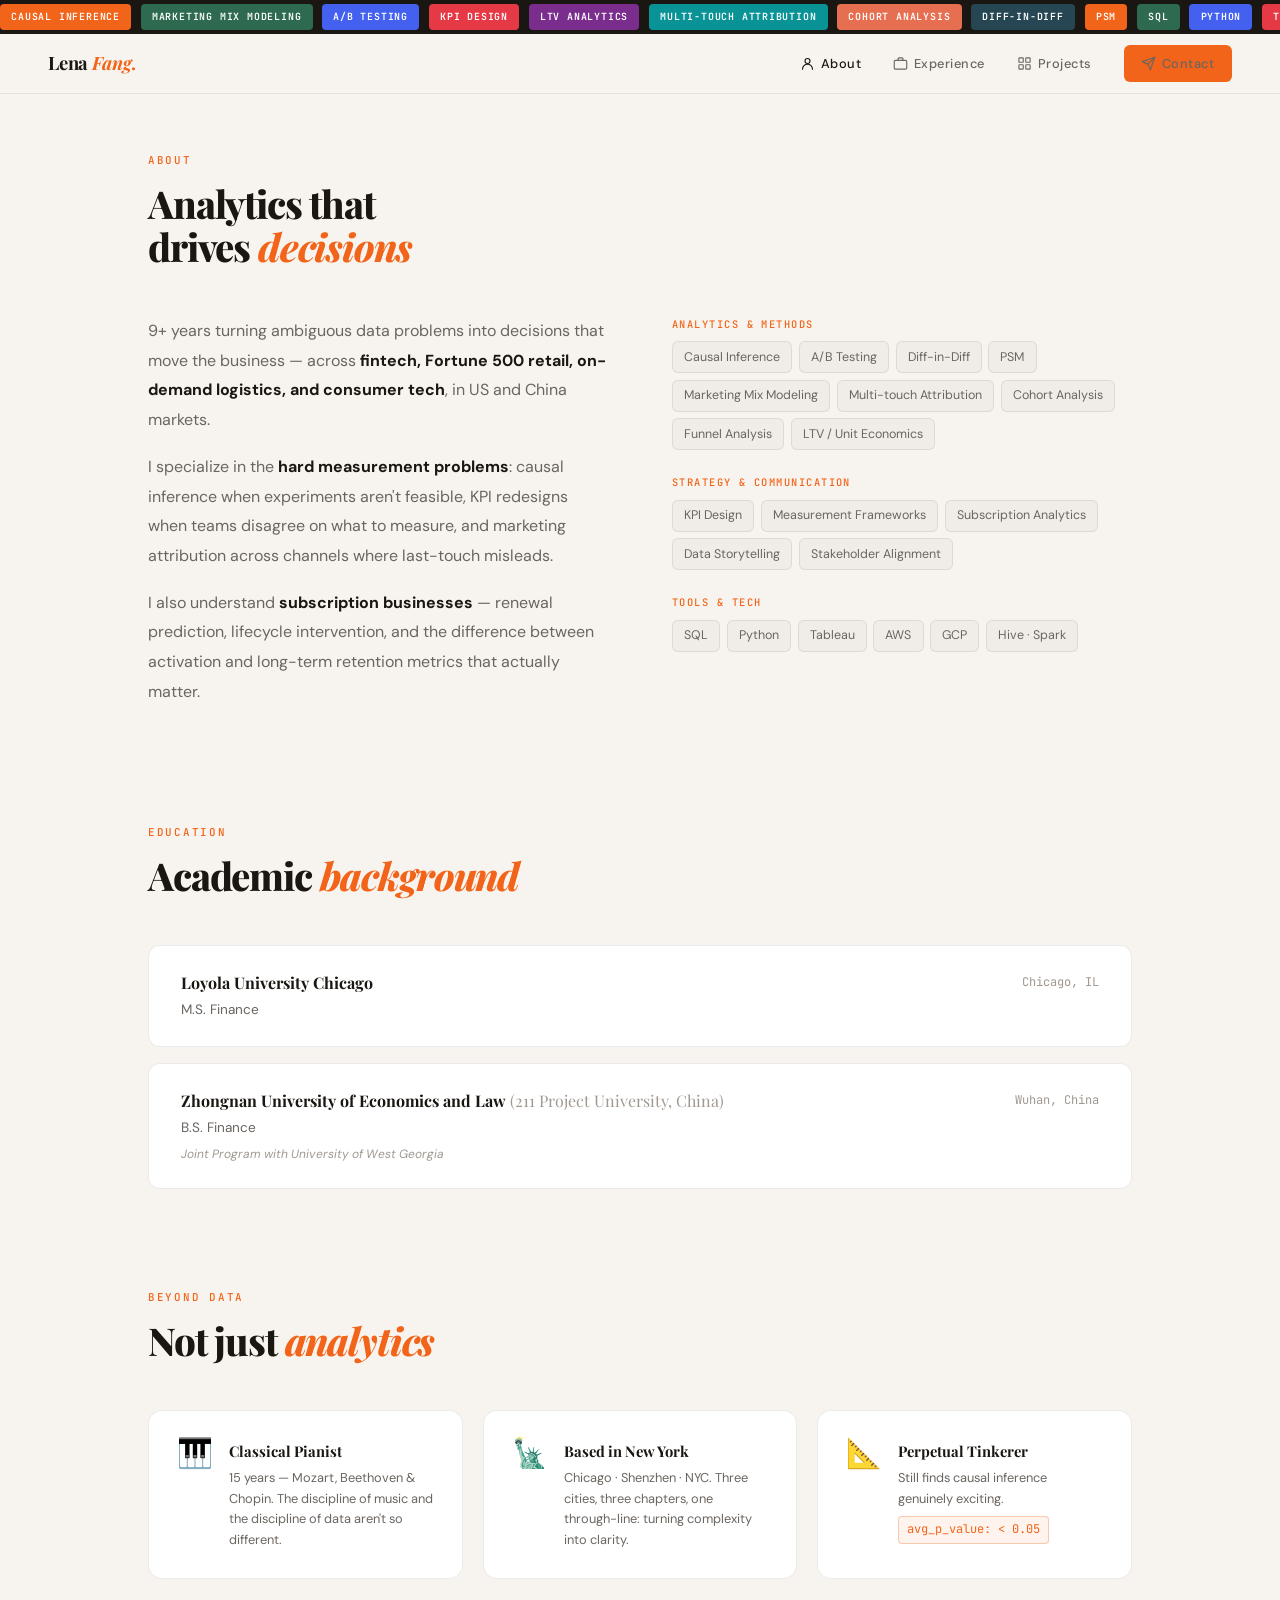
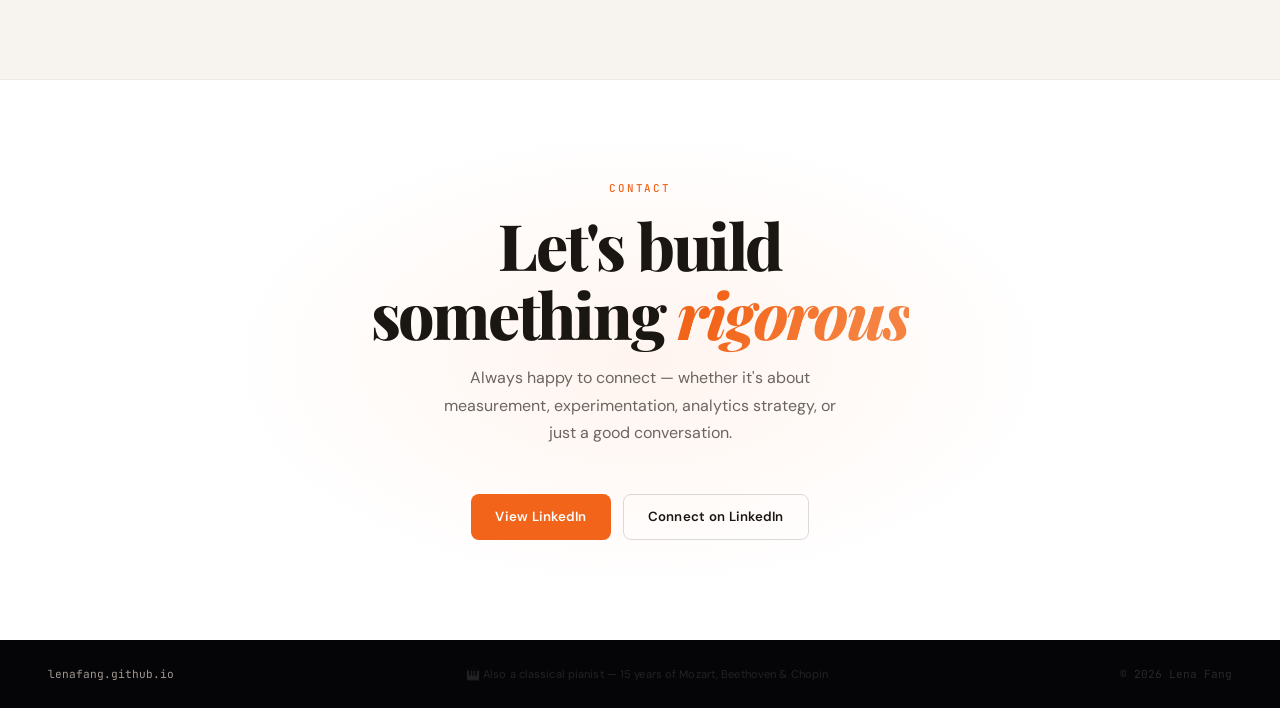
<file: about.html>
<!DOCTYPE html>
<html lang="en">
<head>
  <meta charset="UTF-8" />
  <meta name="viewport" content="width=device-width, initial-scale=1.0" />
  <title>Lena Fang — About</title>
  <meta name="description" content="About Lena Fang — 9+ years in product & growth analytics specializing in causal inference, KPI design, and marketing attribution." />
  <meta property="og:title" content="Lena Fang — About" />
  <meta property="og:image" content="https://lenafang.github.io/portfolio/og-image.jpg?v=3" />
  <meta property="og:url" content="https://lenafang.github.io/portfolio/about.html" />
  <meta property="og:type" content="website" />
  <script async src="https://www.googletagmanager.com/gtag/js?id=G-64WYJSC8P3"></script>
  <script>
    window.dataLayer = window.dataLayer || [];
    function gtag(){dataLayer.push(arguments);}
    gtag('js', new Date());
    gtag('config', 'G-64WYJSC8P3');
  </script>
  <link rel="preconnect" href="https://fonts.googleapis.com" />
  <link rel="preconnect" href="https://fonts.gstatic.com" crossorigin />
  <link href="https://fonts.googleapis.com/css2?family=Playfair+Display:ital,wght@0,400;0,500;0,600;0,700;0,800;0,900;1,400;1,700&family=Plus+Jakarta+Sans:ital,wght@0,400;0,500;0,600;0,700;0,800;1,700&family=DM+Sans:wght@300;400;500;600&family=JetBrains+Mono:wght@400;500&display=swap" rel="stylesheet" />
  <link rel="stylesheet" href="styles.css" />
</head>
<body>

<!-- TICKER -->
<div class="ticker"><div class="ticker-track">
    <span class="ticker-item">Causal Inference</span><span class="ticker-item">Marketing Mix Modeling</span><span class="ticker-item">A/B Testing</span><span class="ticker-item">KPI Design</span><span class="ticker-item">LTV Analytics</span><span class="ticker-item">Multi-Touch Attribution</span><span class="ticker-item">Cohort Analysis</span><span class="ticker-item">Diff-in-Diff</span><span class="ticker-item">PSM</span><span class="ticker-item">SQL</span><span class="ticker-item">Python</span><span class="ticker-item">Tableau</span><span class="ticker-item">AWS</span><span class="ticker-item">Funnel Analysis</span><span class="ticker-item">Subscription Analytics</span><span class="ticker-item">Fintech</span>
    <span class="ticker-item">Causal Inference</span><span class="ticker-item">Marketing Mix Modeling</span><span class="ticker-item">A/B Testing</span><span class="ticker-item">KPI Design</span><span class="ticker-item">LTV Analytics</span><span class="ticker-item">Multi-Touch Attribution</span><span class="ticker-item">Cohort Analysis</span><span class="ticker-item">Diff-in-Diff</span><span class="ticker-item">PSM</span><span class="ticker-item">SQL</span><span class="ticker-item">Python</span><span class="ticker-item">Tableau</span><span class="ticker-item">AWS</span><span class="ticker-item">Funnel Analysis</span><span class="ticker-item">Subscription Analytics</span><span class="ticker-item">Fintech</span>
</div></div>

<nav>
  <a href="index.html" class="nav-logo">Lena <span>Fang</span><em>.</em></a>
  <button class="nav-hamburger" aria-label="Menu" onclick="this.closest('nav').classList.toggle('nav-open')">
    <span></span><span></span><span></span>
  </button>
  <ul class="nav-links">
    <li><a href="about.html" class="active"><svg class="nav-icon" viewBox="0 0 24 24" fill="none" stroke="currentColor" stroke-width="1.8" stroke-linecap="round" stroke-linejoin="round"><circle cx="12" cy="8" r="4"/><path d="M20 21a8 8 0 1 0-16 0"/></svg>About</a></li>
    <li><a href="experience.html"><svg class="nav-icon" viewBox="0 0 24 24" fill="none" stroke="currentColor" stroke-width="1.8" stroke-linecap="round" stroke-linejoin="round"><rect x="2" y="7" width="20" height="14" rx="2"/><path d="M16 7V5a2 2 0 0 0-2-2h-4a2 2 0 0 0-2 2v2"/></svg>Experience</a></li>
    <li><a href="projects.html"><svg class="nav-icon" viewBox="0 0 24 24" fill="none" stroke="currentColor" stroke-width="1.8" stroke-linecap="round" stroke-linejoin="round"><rect x="3" y="3" width="7" height="7" rx="1"/><rect x="14" y="3" width="7" height="7" rx="1"/><rect x="3" y="14" width="7" height="7" rx="1"/><rect x="14" y="14" width="7" height="7" rx="1"/></svg>Projects</a></li>
    <li><a href="https://www.linkedin.com/in/lenafangg/" target="_blank" class="nav-cta"><svg class="nav-icon" viewBox="0 0 24 24" fill="none" stroke="currentColor" stroke-width="1.8" stroke-linecap="round" stroke-linejoin="round"><path d="M22 2L11 13"/><path d="M22 2L15 22l-4-9-9-4z"/></svg>Contact</a></li>
  </ul>
</nav>

<section id="about" class="page-header">
  <div class="wrap">
    <span class="label reveal">About</span>
    <h2 class="sh reveal">Analytics that<br>drives <em>decisions</em></h2>
    <div class="about-grid reveal">
      <div class="about-body">
        <p>9+ years turning ambiguous data problems into decisions that move the business — across <strong>fintech, Fortune 500 retail, on-demand logistics, and consumer tech</strong>, in US and China markets.</p>
        <p>I specialize in the <strong>hard measurement problems</strong>: causal inference when experiments aren't feasible, KPI redesigns when teams disagree on what to measure, and marketing attribution across channels where last-touch misleads.</p>
        <p>I also understand <strong>subscription businesses</strong> — renewal prediction, lifecycle intervention, and the difference between activation and long-term retention metrics that actually matter.</p>
      </div>
      <div>
        <div class="skills-wrap">
          <div class="sk-group">
            <span class="sk-label">Analytics &amp; Methods</span>
            <div class="sk-tags">
              <span class="sk-tag">Causal Inference</span>
              <span class="sk-tag">A/B Testing</span>
              <span class="sk-tag">Diff-in-Diff</span>
              <span class="sk-tag">PSM</span>
              <span class="sk-tag">Marketing Mix Modeling</span>
              <span class="sk-tag">Multi-touch Attribution</span>
              <span class="sk-tag">Cohort Analysis</span>
              <span class="sk-tag">Funnel Analysis</span>
              <span class="sk-tag">LTV / Unit Economics</span>
            </div>
          </div>
          <div class="sk-group">
            <span class="sk-label">Strategy &amp; Communication</span>
            <div class="sk-tags">
              <span class="sk-tag">KPI Design</span>
              <span class="sk-tag">Measurement Frameworks</span>
              <span class="sk-tag">Subscription Analytics</span>
              <span class="sk-tag">Data Storytelling</span>
              <span class="sk-tag">Stakeholder Alignment</span>
            </div>
          </div>
          <div class="sk-group">
            <span class="sk-label">Tools &amp; Tech</span>
            <div class="sk-tags">
              <span class="sk-tag">SQL</span>
              <span class="sk-tag">Python</span>
              <span class="sk-tag">Tableau</span>
              <span class="sk-tag">AWS</span>
              <span class="sk-tag">GCP</span>
              <span class="sk-tag">Hive · Spark</span>
            </div>
          </div>
        </div>
      </div>
    </div>
  </div>
</section>

<section id="education">
  <div class="wrap">
    <span class="label reveal">Education</span>
    <h2 class="sh reveal">Academic <em>background</em></h2>
    <div class="edu-grid">
      <div class="edu-card reveal">
        <div>
          <div class="edu-school">Loyola University Chicago</div>
          <div class="edu-degree">M.S. Finance</div>
        </div>
        <div class="edu-year">Chicago, IL</div>
      </div>
      <div class="edu-card reveal" style="transition-delay:.08s">
        <div>
          <div class="edu-school">Zhongnan University of Economics and Law <span style="font-weight:400;color:var(--faint);">(211 Project University, China)</span></div>
          <div class="edu-degree">B.S. Finance</div>
          <div class="edu-note">Joint Program with University of West Georgia</div>
        </div>
        <div class="edu-year">Wuhan, China</div>
      </div>
    </div>
  </div>
</section>

<section id="beyond">
  <div class="wrap">
    <span class="label reveal">Beyond Data</span>
    <h2 class="sh reveal">Not just <em>analytics</em></h2>
    <div class="beyond-grid">
      <div class="beyond-card reveal">
        <div class="beyond-icon">🎹</div>
        <div class="beyond-body">
          <div class="beyond-title">Classical Pianist</div>
          <div class="beyond-desc">15 years — Mozart, Beethoven &amp; Chopin. The discipline of music and the discipline of data aren't so different.</div>
        </div>
      </div>
      <div class="beyond-card reveal" style="transition-delay:.08s">
        <div class="beyond-icon">🗽</div>
        <div class="beyond-body">
          <div class="beyond-title">Based in New York</div>
          <div class="beyond-desc">Chicago · Shenzhen · NYC. Three cities, three chapters, one through-line: turning complexity into clarity.</div>
        </div>
      </div>
      <div class="beyond-card reveal" style="transition-delay:.16s">
        <div class="beyond-icon">📐</div>
        <div class="beyond-body">
          <div class="beyond-title">Perpetual Tinkerer</div>
          <div class="beyond-desc">Still finds causal inference genuinely exciting.</div>
          <div class="beyond-mono">avg_p_value: &lt; 0.05</div>
        </div>
      </div>
    </div>
  </div>
</section>

<section id="contact">
  <div class="contact-grid-bg"></div>
  <div class="contact-glow"></div>
  <div class="wrap">
    <span class="label">Contact</span>
    <h2>Let's build<br>something <em>rigorous</em></h2>
    <p class="contact-sub">Always happy to connect — whether it's about measurement, experimentation, analytics strategy, or just a good conversation.</p>
    <div class="contact-btns">
      <a href="https://www.linkedin.com/in/lenafangg/" target="_blank" class="btn btn-orange">View LinkedIn</a>
      <a href="https://www.linkedin.com/in/lenafangg/" target="_blank" class="btn btn-outline-w">Connect on LinkedIn</a>
    </div>
  </div>
</section>

<footer>
  <div class="ft-l">lenafang.github.io</div>
  <div class="ft-piano">🎹 Also a classical pianist — 15 years of Mozart, Beethoven &amp; Chopin</div>
  <div class="ft-r">© 2026 Lena Fang</div>
</footer>

<script src="main.js"></script>
</body>
</html>
</file>
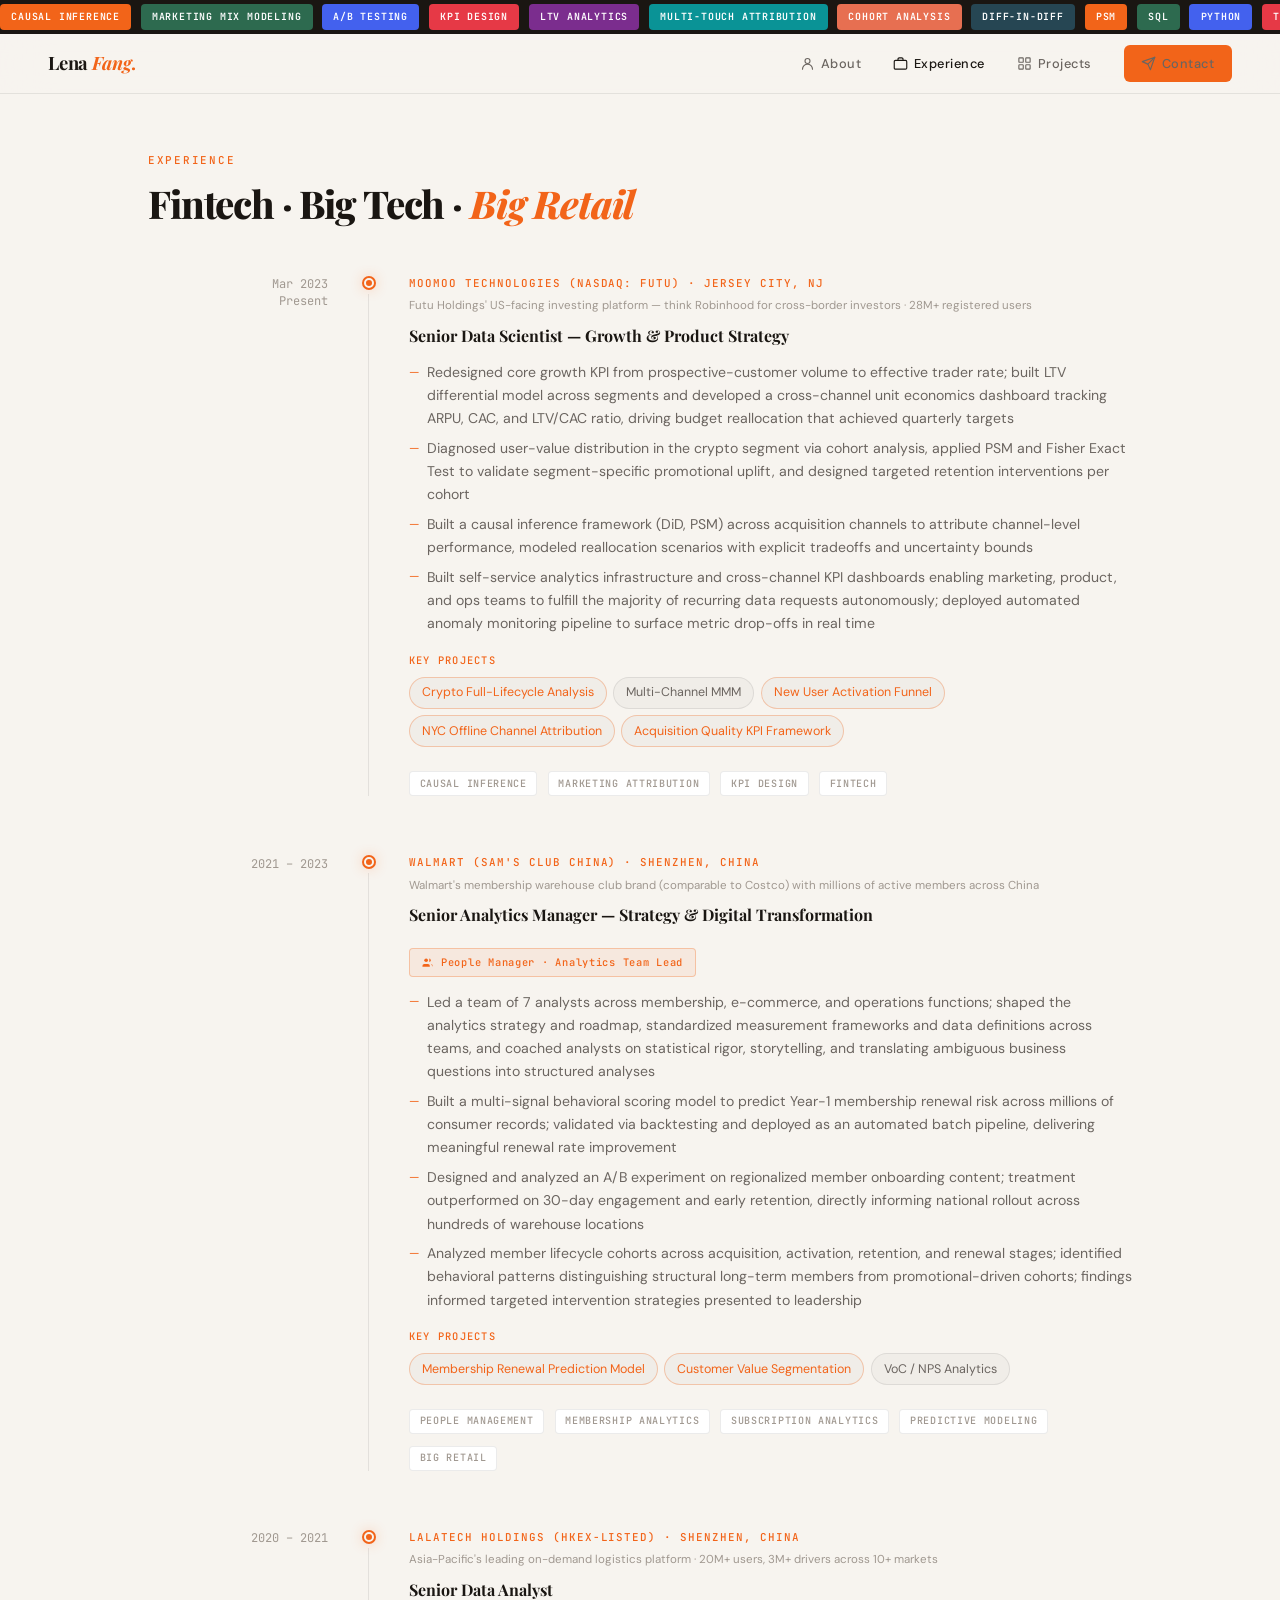
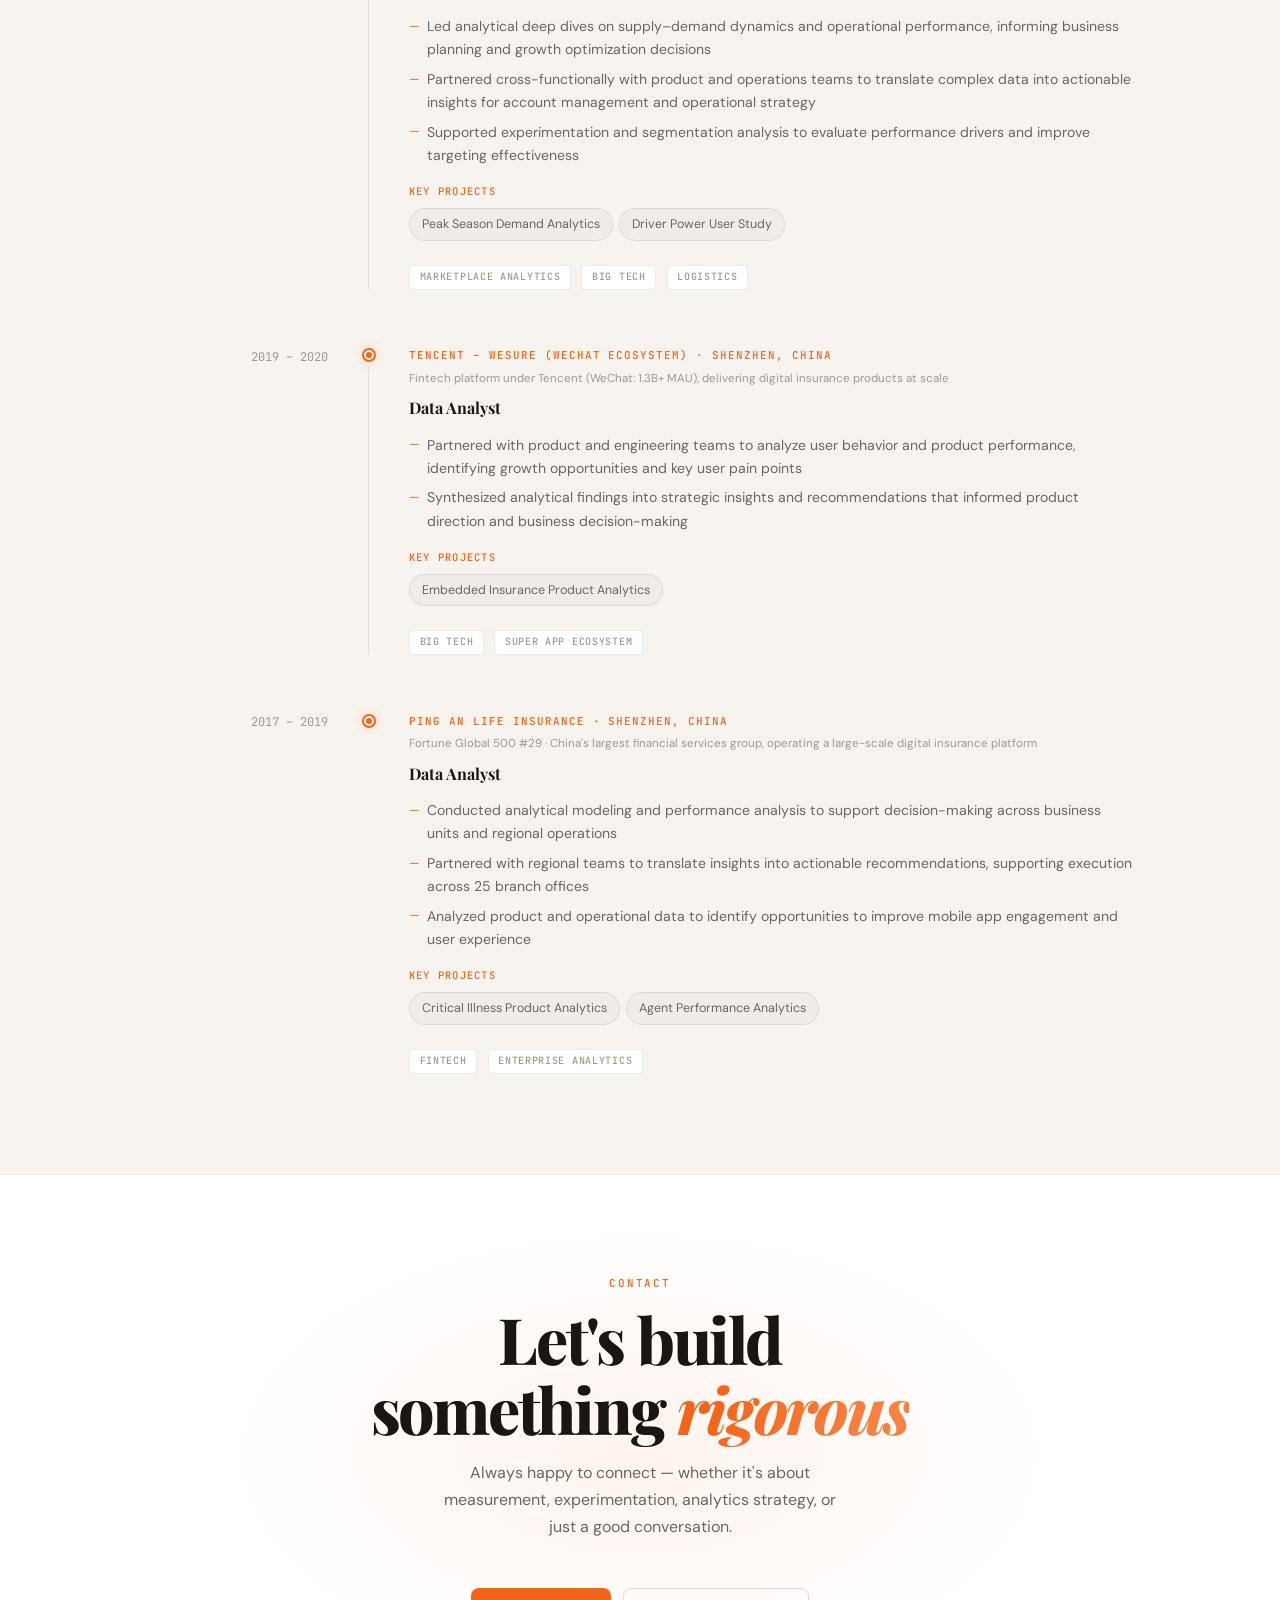
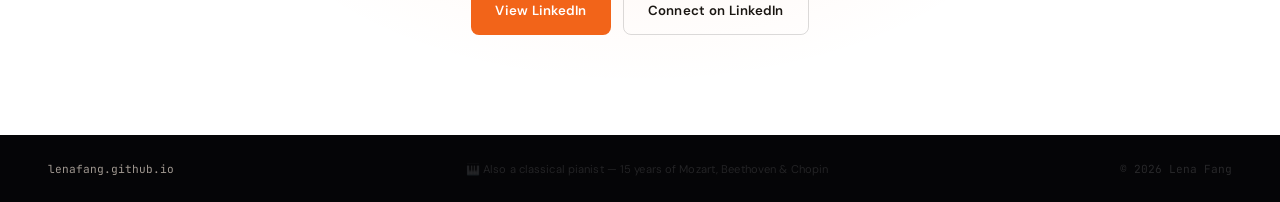
<file: experience.html>
<!DOCTYPE html>
<html lang="en">
<head>
  <meta charset="UTF-8" />
  <meta name="viewport" content="width=device-width, initial-scale=1.0" />
  <title>Lena Fang — Experience</title>
  <meta name="description" content="Professional experience of Lena Fang — Moomoo, Walmart Sam's Club, Tencent, Lalatech, Ping An." />
  <meta property="og:title" content="Lena Fang — Experience" />
  <meta property="og:image" content="https://lenafang.github.io/portfolio/og-image.jpg?v=3" />
  <meta property="og:url" content="https://lenafang.github.io/portfolio/experience.html" />
  <meta property="og:type" content="website" />
  <script async src="https://www.googletagmanager.com/gtag/js?id=G-64WYJSC8P3"></script>
  <script>
    window.dataLayer = window.dataLayer || [];
    function gtag(){dataLayer.push(arguments);}
    gtag('js', new Date());
    gtag('config', 'G-64WYJSC8P3');
  </script>
  <link rel="preconnect" href="https://fonts.googleapis.com" />
  <link rel="preconnect" href="https://fonts.gstatic.com" crossorigin />
  <link href="https://fonts.googleapis.com/css2?family=Playfair+Display:ital,wght@0,400;0,500;0,600;0,700;0,800;0,900;1,400;1,700&family=Plus+Jakarta+Sans:ital,wght@0,400;0,500;0,600;0,700;0,800;1,700&family=DM+Sans:wght@300;400;500;600&family=JetBrains+Mono:wght@400;500&display=swap" rel="stylesheet" />
  <link rel="stylesheet" href="styles.css" />
</head>
<body>

<!-- TICKER -->
<div class="ticker"><div class="ticker-track">
    <span class="ticker-item">Causal Inference</span><span class="ticker-item">Marketing Mix Modeling</span><span class="ticker-item">A/B Testing</span><span class="ticker-item">KPI Design</span><span class="ticker-item">LTV Analytics</span><span class="ticker-item">Multi-Touch Attribution</span><span class="ticker-item">Cohort Analysis</span><span class="ticker-item">Diff-in-Diff</span><span class="ticker-item">PSM</span><span class="ticker-item">SQL</span><span class="ticker-item">Python</span><span class="ticker-item">Tableau</span><span class="ticker-item">AWS</span><span class="ticker-item">Funnel Analysis</span><span class="ticker-item">Subscription Analytics</span><span class="ticker-item">Fintech</span>
    <span class="ticker-item">Causal Inference</span><span class="ticker-item">Marketing Mix Modeling</span><span class="ticker-item">A/B Testing</span><span class="ticker-item">KPI Design</span><span class="ticker-item">LTV Analytics</span><span class="ticker-item">Multi-Touch Attribution</span><span class="ticker-item">Cohort Analysis</span><span class="ticker-item">Diff-in-Diff</span><span class="ticker-item">PSM</span><span class="ticker-item">SQL</span><span class="ticker-item">Python</span><span class="ticker-item">Tableau</span><span class="ticker-item">AWS</span><span class="ticker-item">Funnel Analysis</span><span class="ticker-item">Subscription Analytics</span><span class="ticker-item">Fintech</span>
</div></div>

<nav>
  <a href="index.html" class="nav-logo">Lena <span>Fang</span><em>.</em></a>
  <button class="nav-hamburger" aria-label="Menu" onclick="this.closest('nav').classList.toggle('nav-open')">
    <span></span><span></span><span></span>
  </button>
  <ul class="nav-links">
    <li><a href="about.html"><svg class="nav-icon" viewBox="0 0 24 24" fill="none" stroke="currentColor" stroke-width="1.8" stroke-linecap="round" stroke-linejoin="round"><circle cx="12" cy="8" r="4"/><path d="M20 21a8 8 0 1 0-16 0"/></svg>About</a></li>
    <li><a href="experience.html" class="active"><svg class="nav-icon" viewBox="0 0 24 24" fill="none" stroke="currentColor" stroke-width="1.8" stroke-linecap="round" stroke-linejoin="round"><rect x="2" y="7" width="20" height="14" rx="2"/><path d="M16 7V5a2 2 0 0 0-2-2h-4a2 2 0 0 0-2 2v2"/></svg>Experience</a></li>
    <li><a href="projects.html"><svg class="nav-icon" viewBox="0 0 24 24" fill="none" stroke="currentColor" stroke-width="1.8" stroke-linecap="round" stroke-linejoin="round"><rect x="3" y="3" width="7" height="7" rx="1"/><rect x="14" y="3" width="7" height="7" rx="1"/><rect x="3" y="14" width="7" height="7" rx="1"/><rect x="14" y="14" width="7" height="7" rx="1"/></svg>Projects</a></li>
    <li><a href="https://www.linkedin.com/in/lenafangg/" target="_blank" class="nav-cta"><svg class="nav-icon" viewBox="0 0 24 24" fill="none" stroke="currentColor" stroke-width="1.8" stroke-linecap="round" stroke-linejoin="round"><path d="M22 2L11 13"/><path d="M22 2L15 22l-4-9-9-4z"/></svg>Contact</a></li>
  </ul>
</nav>

<!-- EXPERIENCE TIMELINE -->
<section id="experience" class="page-header">
  <div class="wrap">
    <span class="label">Experience</span>
    <h2 class="sh reveal">Fintech · Big Tech · <em>Big Retail</em></h2>
    <div class="timeline">

      <!-- MOOMOO -->
      <div class="tl-item reveal">
        <div class="tl-date">
          <div class="tl-date-range">Mar 2023<br>Present</div>
        </div>
        <div class="tl-line"><div class="tl-dot"></div><div class="tl-rule"></div></div>
        <div class="tl-content">
          <div class="tl-co">Moomoo Technologies (Nasdaq: FUTU) · Jersey City, NJ</div>
          <div class="tl-co-note">Futu Holdings' US-facing investing platform — think Robinhood for cross-border investors · 28M+ registered users</div>
          <div class="tl-role">Senior Data Scientist — Growth &amp; Product Strategy</div>
          <ul class="tl-bullets">
            <li>Redesigned core growth KPI from prospective-customer volume to effective trader rate; built LTV differential model across segments and developed a cross-channel unit economics dashboard tracking ARPU, CAC, and LTV/CAC ratio, driving budget reallocation that achieved quarterly targets</li>
            <li>Diagnosed user-value distribution in the crypto segment via cohort analysis, applied PSM and Fisher Exact Test to validate segment-specific promotional uplift, and designed targeted retention interventions per cohort</li>
            <li>Built a causal inference framework (DiD, PSM) across acquisition channels to attribute channel-level performance, modeled reallocation scenarios with explicit tradeoffs and uncertainty bounds</li>
            <li>Built self-service analytics infrastructure and cross-channel KPI dashboards enabling marketing, product, and ops teams to fulfill the majority of recurring data requests autonomously; deployed automated anomaly monitoring pipeline to surface metric drop-offs in real time</li>
          </ul>
          <div class="tl-projects">
            <div class="tl-proj-label">Key Projects</div>
            <div class="tl-proj-list">
              <a class="tl-proj tl-proj-link" href="projects.html#proj-crypto">Crypto Full-Lifecycle Analysis</a>
              <span class="tl-proj">Multi-Channel MMM</span>
              <a class="tl-proj tl-proj-link" href="projects.html#proj-activation">New User Activation Funnel</a>
              <a class="tl-proj tl-proj-link" href="projects.html#proj-kol">NYC Offline Channel Attribution</a>
              <a class="tl-proj tl-proj-link" href="projects.html#proj-kpi">Acquisition Quality KPI Framework</a>
            </div>
          </div>
          <span class="tl-tag">Causal Inference</span>
          <span class="tl-tag">Marketing Attribution</span>
          <span class="tl-tag">KPI Design</span>
          <span class="tl-tag">Fintech</span>
        </div>
      </div>

      <!-- WALMART -->
      <div class="tl-item reveal">
        <div class="tl-date">
          <div class="tl-date-range">2021 – 2023</div>
        </div>
        <div class="tl-line"><div class="tl-dot"></div><div class="tl-rule"></div></div>
        <div class="tl-content">
          <div class="tl-co">Walmart (Sam's Club China) · Shenzhen, China</div>
          <div class="tl-co-note">Walmart's membership warehouse club brand (comparable to Costco) with millions of active members across China</div>
          <div class="tl-role">Senior Analytics Manager — Strategy &amp; Digital Transformation</div>
          <div class="mgr-badge">
            <svg width="11" height="11" fill="var(--orange)" viewBox="0 0 24 24"><path d="M17 21v-2a4 4 0 0 0-4-4H5a4 4 0 0 0-4 4v2"/><circle cx="9" cy="7" r="4"/><path d="M23 21v-2a4 4 0 0 0-3-3.87"/><path d="M16 3.13a4 4 0 0 1 0 7.75"/></svg>
            <span>People Manager · Analytics Team Lead</span>
          </div>
          <ul class="tl-bullets">
            <li>Led a team of 7 analysts across membership, e-commerce, and operations functions; shaped the analytics strategy and roadmap, standardized measurement frameworks and data definitions across teams, and coached analysts on statistical rigor, storytelling, and translating ambiguous business questions into structured analyses</li>
            <li>Built a multi-signal behavioral scoring model to predict Year-1 membership renewal risk across millions of consumer records; validated via backtesting and deployed as an automated batch pipeline, delivering meaningful renewal rate improvement</li>
            <li>Designed and analyzed an A/B experiment on regionalized member onboarding content; treatment outperformed on 30-day engagement and early retention, directly informing national rollout across hundreds of warehouse locations</li>
            <li>Analyzed member lifecycle cohorts across acquisition, activation, retention, and renewal stages; identified behavioral patterns distinguishing structural long-term members from promotional-driven cohorts; findings informed targeted intervention strategies presented to leadership</li>
          </ul>
          <div class="tl-projects">
            <div class="tl-proj-label">Key Projects</div>
            <div class="tl-proj-list">
              <a class="tl-proj tl-proj-link" href="projects.html#proj-renewal">Membership Renewal Prediction Model</a>
              <a class="tl-proj tl-proj-link" href="projects.html#proj-hml">Customer Value Segmentation</a>
              <span class="tl-proj">VoC / NPS Analytics</span>
            </div>
          </div>
          <span class="tl-tag">People Management</span>
          <span class="tl-tag">Membership Analytics</span>
          <span class="tl-tag">Subscription Analytics</span>
          <span class="tl-tag">Predictive Modeling</span>
          <span class="tl-tag">Big Retail</span>
        </div>
      </div>

      <!-- LALATECH -->
      <div class="tl-item reveal">
        <div class="tl-date">
          <div class="tl-date-range">2020 – 2021</div>
        </div>
        <div class="tl-line"><div class="tl-dot"></div><div class="tl-rule"></div></div>
        <div class="tl-content">
          <div class="tl-co">Lalatech Holdings (HKEX-listed) · Shenzhen, China</div>
          <div class="tl-co-note">Asia-Pacific's leading on-demand logistics platform · 20M+ users, 3M+ drivers across 10+ markets</div>
          <div class="tl-role">Senior Data Analyst</div>
          <ul class="tl-bullets">
            <li>Led analytical deep dives on supply–demand dynamics and operational performance, informing business planning and growth optimization decisions</li>
            <li>Partnered cross-functionally with product and operations teams to translate complex data into actionable insights for account management and operational strategy</li>
            <li>Supported experimentation and segmentation analysis to evaluate performance drivers and improve targeting effectiveness</li>
          </ul>
          <div class="tl-projects">
            <div class="tl-proj-label">Key Projects</div>
            <div class="tl-proj-list">
              <span class="tl-proj">Peak Season Demand Analytics</span>
              <span class="tl-proj">Driver Power User Study</span>
            </div>
          </div>
          <span class="tl-tag">Marketplace Analytics</span>
          <span class="tl-tag">Big Tech</span>
          <span class="tl-tag">Logistics</span>
        </div>
      </div>

      <!-- TENCENT -->
      <div class="tl-item reveal">
        <div class="tl-date">
          <div class="tl-date-range">2019 – 2020</div>
        </div>
        <div class="tl-line"><div class="tl-dot"></div><div class="tl-rule"></div></div>
        <div class="tl-content">
          <div class="tl-co">Tencent – WeSure (WeChat Ecosystem) · Shenzhen, China</div>
          <div class="tl-co-note">Fintech platform under Tencent (WeChat: 1.3B+ MAU), delivering digital insurance products at scale</div>
          <div class="tl-role">Data Analyst</div>
          <ul class="tl-bullets">
            <li>Partnered with product and engineering teams to analyze user behavior and product performance, identifying growth opportunities and key user pain points</li>
            <li>Synthesized analytical findings into strategic insights and recommendations that informed product direction and business decision-making</li>
          </ul>
          <div class="tl-projects">
            <div class="tl-proj-label">Key Projects</div>
            <div class="tl-proj-list">
              <span class="tl-proj">Embedded Insurance Product Analytics</span>
            </div>
          </div>
          <span class="tl-tag">Big Tech</span>
          <span class="tl-tag">Super App Ecosystem</span>
        </div>
      </div>

      <!-- PING AN -->
      <div class="tl-item reveal">
        <div class="tl-date">
          <div class="tl-date-range">2017 – 2019</div>
        </div>
        <div class="tl-line"><div class="tl-dot"></div><div class="tl-rule"></div></div>
        <div class="tl-content">
          <div class="tl-co">Ping An Life Insurance · Shenzhen, China</div>
          <div class="tl-co-note">Fortune Global 500 #29 · China's largest financial services group, operating a large-scale digital insurance platform</div>
          <div class="tl-role">Data Analyst</div>
          <ul class="tl-bullets">
            <li>Conducted analytical modeling and performance analysis to support decision-making across business units and regional operations</li>
            <li>Partnered with regional teams to translate insights into actionable recommendations, supporting execution across 25 branch offices</li>
            <li>Analyzed product and operational data to identify opportunities to improve mobile app engagement and user experience</li>
          </ul>
          <div class="tl-projects">
            <div class="tl-proj-label">Key Projects</div>
            <div class="tl-proj-list">
              <span class="tl-proj">Critical Illness Product Analytics</span>
              <span class="tl-proj">Agent Performance Analytics</span>
            </div>
          </div>
          <span class="tl-tag">Fintech</span>
          <span class="tl-tag">Enterprise Analytics</span>
        </div>
      </div>

    </div>
  </div>
</section>

<section id="contact">
  <div class="contact-grid-bg"></div>
  <div class="contact-glow"></div>
  <div class="wrap">
    <span class="label">Contact</span>
    <h2>Let's build<br>something <em>rigorous</em></h2>
    <p class="contact-sub">Always happy to connect — whether it's about measurement, experimentation, analytics strategy, or just a good conversation.</p>
    <div class="contact-btns">
      <a href="https://www.linkedin.com/in/lenafangg/" target="_blank" class="btn btn-orange">View LinkedIn</a>
      <a href="https://www.linkedin.com/in/lenafangg/" target="_blank" class="btn btn-outline-w">Connect on LinkedIn</a>
    </div>
  </div>
</section>

<footer>
  <div class="ft-l">lenafang.github.io</div>
  <div class="ft-piano">🎹 Also a classical pianist — 15 years of Mozart, Beethoven &amp; Chopin</div>
  <div class="ft-r">© 2026 Lena Fang</div>
</footer>

<script src="main.js"></script>
</body>
</html>
</file>
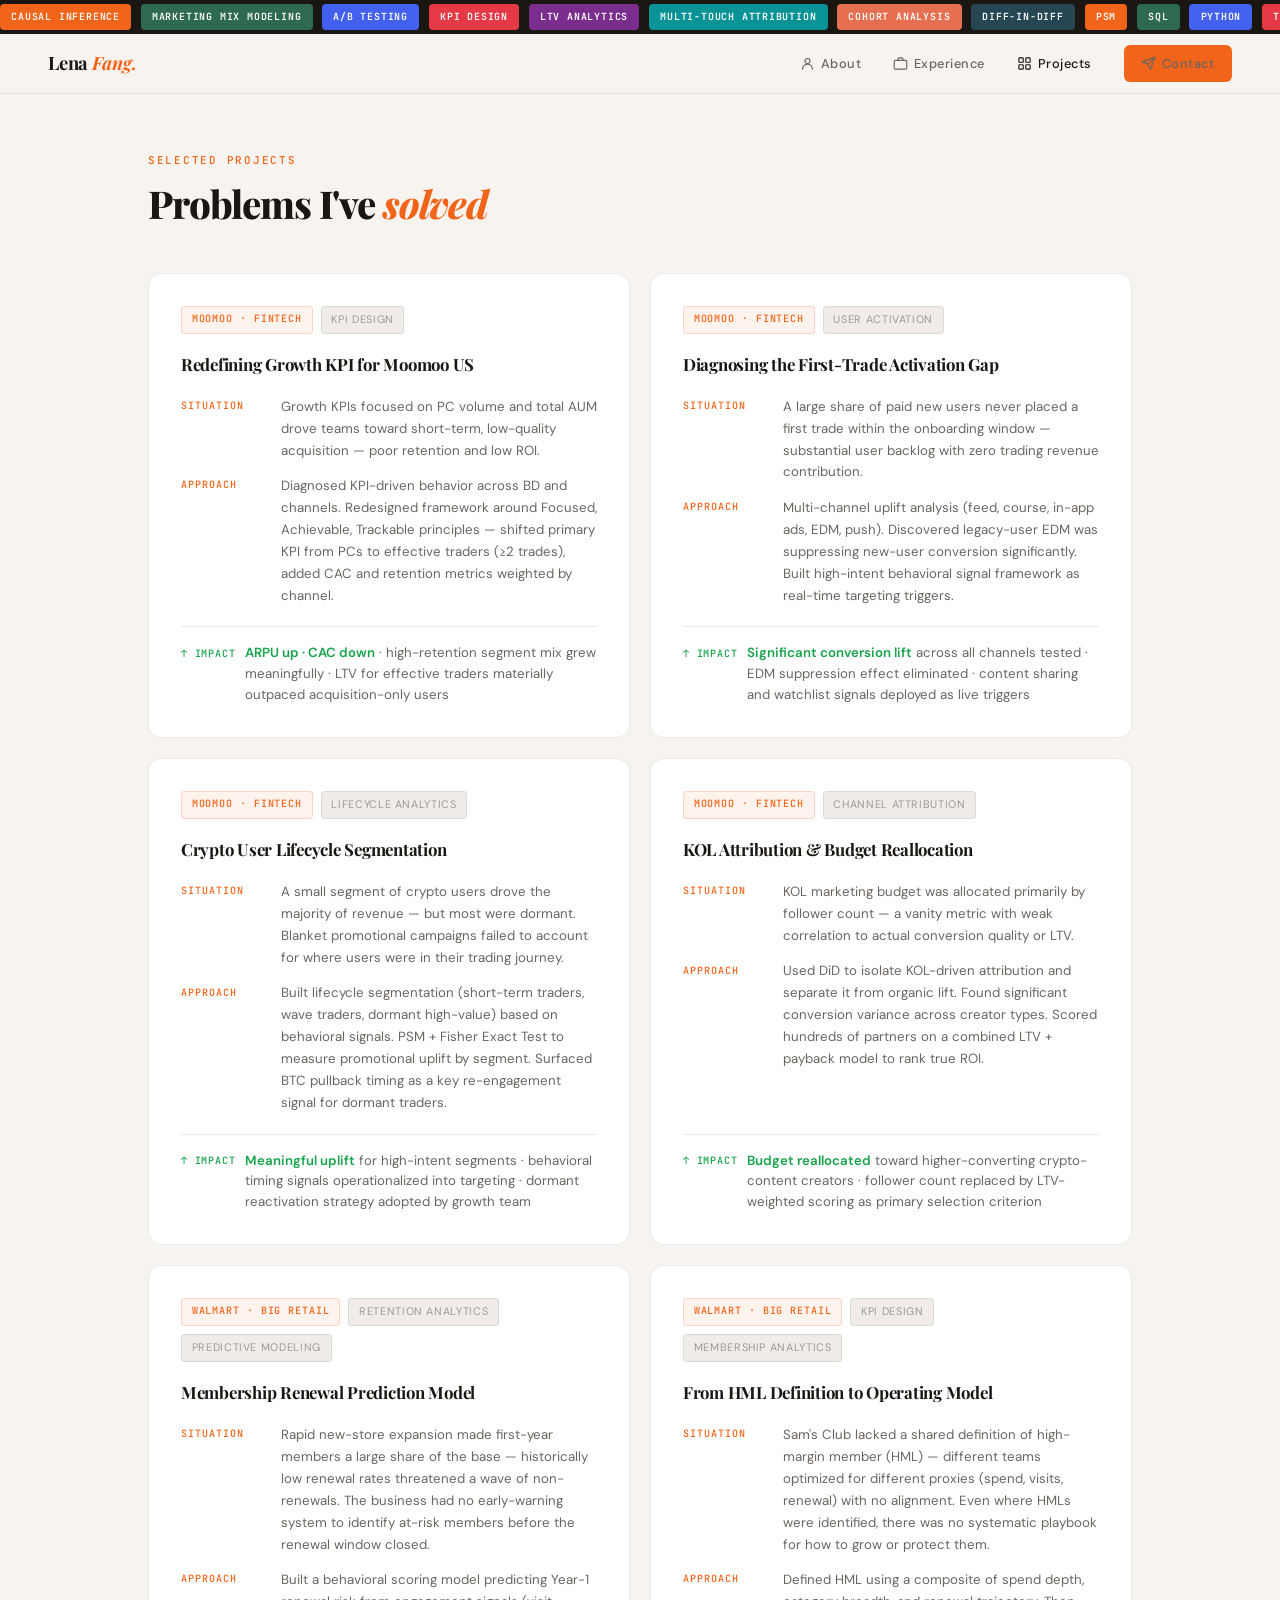
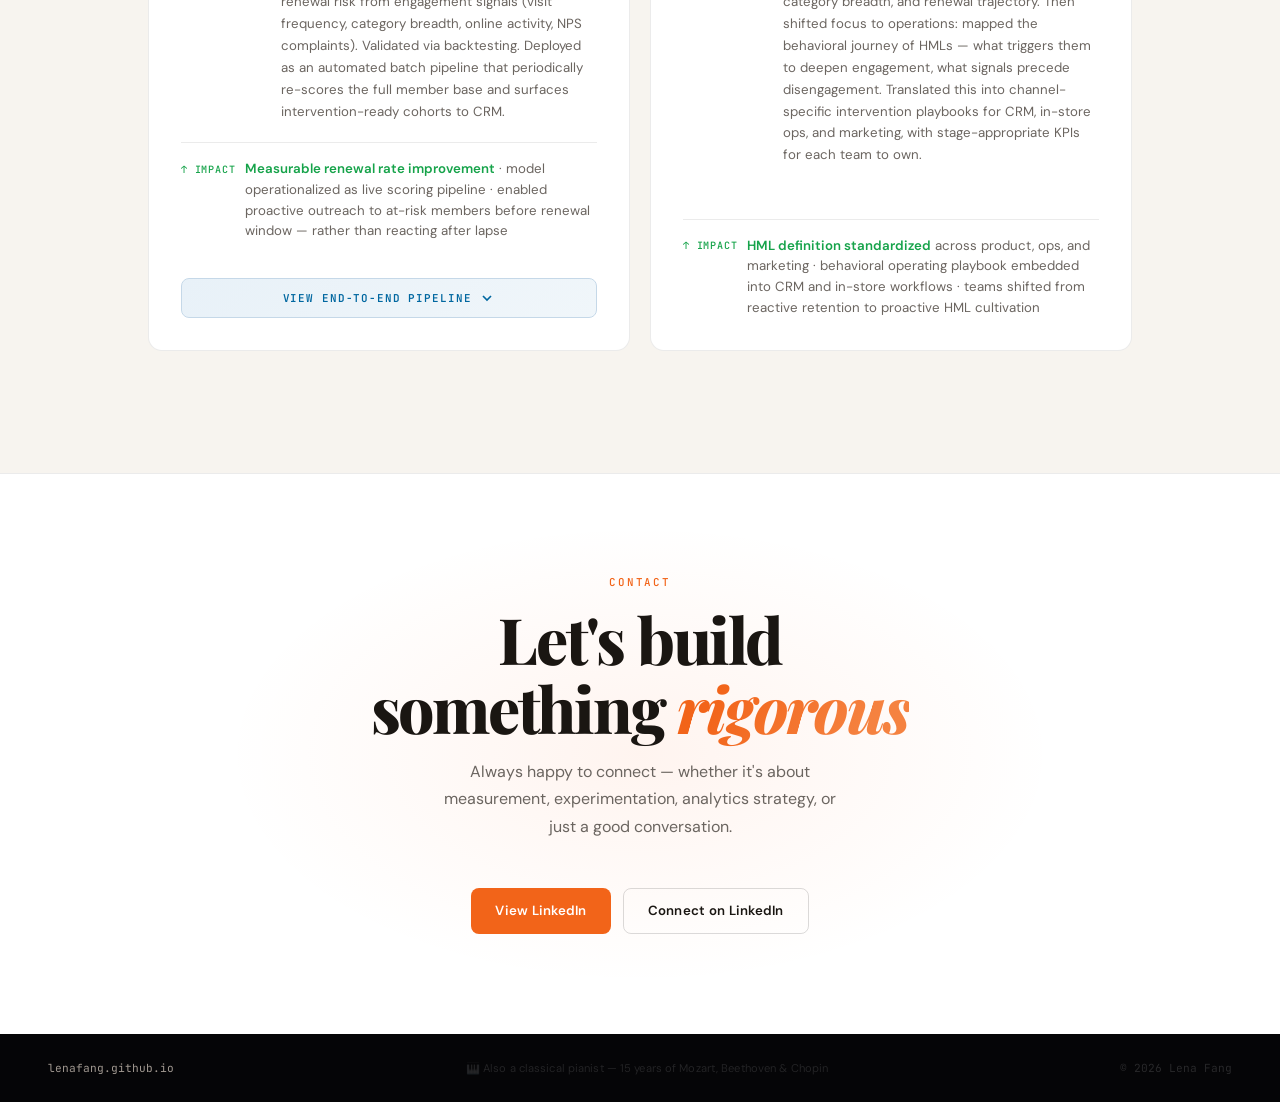
<file: projects.html>
<!DOCTYPE html>
<html lang="en">
<head>
  <meta charset="UTF-8" />
  <meta name="viewport" content="width=device-width, initial-scale=1.0" />
  <title>Lena Fang — Projects</title>
  <meta name="description" content="Selected analytics projects by Lena Fang — KPI design, user activation, lifecycle segmentation, and membership analytics." />
  <meta property="og:title" content="Lena Fang — Projects" />
  <meta property="og:image" content="https://lenafang.github.io/portfolio/og-image.jpg?v=3" />
  <meta property="og:url" content="https://lenafang.github.io/portfolio/projects.html" />
  <meta property="og:type" content="website" />
  <script async src="https://www.googletagmanager.com/gtag/js?id=G-64WYJSC8P3"></script>
  <script>
    window.dataLayer = window.dataLayer || [];
    function gtag(){dataLayer.push(arguments);}
    gtag('js', new Date());
    gtag('config', 'G-64WYJSC8P3');
  </script>
  <link rel="preconnect" href="https://fonts.googleapis.com" />
  <link rel="preconnect" href="https://fonts.gstatic.com" crossorigin />
  <link href="https://fonts.googleapis.com/css2?family=Playfair+Display:ital,wght@0,400;0,500;0,600;0,700;0,800;0,900;1,400;1,700&family=Plus+Jakarta+Sans:ital,wght@0,400;0,500;0,600;0,700;0,800;1,700&family=DM+Sans:wght@300;400;500;600&family=JetBrains+Mono:wght@400;500&display=swap" rel="stylesheet" />
  <link rel="stylesheet" href="styles.css" />
</head>
<body>

<!-- TICKER -->
<div class="ticker"><div class="ticker-track">
    <span class="ticker-item">Causal Inference</span><span class="ticker-item">Marketing Mix Modeling</span><span class="ticker-item">A/B Testing</span><span class="ticker-item">KPI Design</span><span class="ticker-item">LTV Analytics</span><span class="ticker-item">Multi-Touch Attribution</span><span class="ticker-item">Cohort Analysis</span><span class="ticker-item">Diff-in-Diff</span><span class="ticker-item">PSM</span><span class="ticker-item">SQL</span><span class="ticker-item">Python</span><span class="ticker-item">Tableau</span><span class="ticker-item">AWS</span><span class="ticker-item">Funnel Analysis</span><span class="ticker-item">Subscription Analytics</span><span class="ticker-item">Fintech</span>
    <span class="ticker-item">Causal Inference</span><span class="ticker-item">Marketing Mix Modeling</span><span class="ticker-item">A/B Testing</span><span class="ticker-item">KPI Design</span><span class="ticker-item">LTV Analytics</span><span class="ticker-item">Multi-Touch Attribution</span><span class="ticker-item">Cohort Analysis</span><span class="ticker-item">Diff-in-Diff</span><span class="ticker-item">PSM</span><span class="ticker-item">SQL</span><span class="ticker-item">Python</span><span class="ticker-item">Tableau</span><span class="ticker-item">AWS</span><span class="ticker-item">Funnel Analysis</span><span class="ticker-item">Subscription Analytics</span><span class="ticker-item">Fintech</span>
</div></div>

<nav>
  <a href="index.html" class="nav-logo">Lena <span>Fang</span><em>.</em></a>
  <button class="nav-hamburger" aria-label="Menu" onclick="this.closest('nav').classList.toggle('nav-open')">
    <span></span><span></span><span></span>
  </button>
  <ul class="nav-links">
    <li><a href="about.html"><svg class="nav-icon" viewBox="0 0 24 24" fill="none" stroke="currentColor" stroke-width="1.8" stroke-linecap="round" stroke-linejoin="round"><circle cx="12" cy="8" r="4"/><path d="M20 21a8 8 0 1 0-16 0"/></svg>About</a></li>
    <li><a href="experience.html"><svg class="nav-icon" viewBox="0 0 24 24" fill="none" stroke="currentColor" stroke-width="1.8" stroke-linecap="round" stroke-linejoin="round"><rect x="2" y="7" width="20" height="14" rx="2"/><path d="M16 7V5a2 2 0 0 0-2-2h-4a2 2 0 0 0-2 2v2"/></svg>Experience</a></li>
    <li><a href="projects.html" class="active"><svg class="nav-icon" viewBox="0 0 24 24" fill="none" stroke="currentColor" stroke-width="1.8" stroke-linecap="round" stroke-linejoin="round"><rect x="3" y="3" width="7" height="7" rx="1"/><rect x="14" y="3" width="7" height="7" rx="1"/><rect x="3" y="14" width="7" height="7" rx="1"/><rect x="14" y="14" width="7" height="7" rx="1"/></svg>Projects</a></li>
    <li><a href="https://www.linkedin.com/in/lenafangg/" target="_blank" class="nav-cta"><svg class="nav-icon" viewBox="0 0 24 24" fill="none" stroke="currentColor" stroke-width="1.8" stroke-linecap="round" stroke-linejoin="round"><path d="M22 2L11 13"/><path d="M22 2L15 22l-4-9-9-4z"/></svg>Contact</a></li>
  </ul>
</nav>

<!-- PROJECTS -->
<section id="projects" class="page-header">
  <div class="wrap">
    <span class="label reveal">Selected Projects</span>
    <h2 class="sh reveal">Problems I've <em>solved</em></h2>
    <div class="proj-grid">

      <!-- CARD 1: KPI Framework -->
      <div id="proj-kpi" class="proj-card reveal">
        <div class="proj-badges">
          <span class="proj-co-tag">Moomoo · Fintech</span>
          <span class="proj-type-tag">KPI Design</span>
        </div>
        <div class="proj-title">Redefining Growth KPI for Moomoo US</div>
        <div class="proj-rows">
          <div class="proj-row">
            <span class="proj-row-label">Situation</span>
            <span class="proj-row-body">Growth KPIs focused on PC volume and total AUM drove teams toward short-term, low-quality acquisition — poor retention and low ROI.</span>
          </div>
          <div class="proj-row">
            <span class="proj-row-label">Approach</span>
            <span class="proj-row-body">Diagnosed KPI-driven behavior across BD and channels. Redesigned framework around Focused, Achievable, Trackable principles — shifted primary KPI from PCs to effective traders (≥2 trades), added CAC and retention metrics weighted by channel.</span>
          </div>
        </div>
        <div class="proj-impact">
          <span class="proj-impact-icon">↑ Impact</span>
          <span class="proj-impact-text"><strong>ARPU up · CAC down</strong> · high-retention segment mix grew meaningfully · LTV for effective traders materially outpaced acquisition-only users</span>
        </div>
      </div>

      <!-- CARD 2: First Trade Activation -->
      <div id="proj-activation" class="proj-card reveal" style="transition-delay:.08s">
        <div class="proj-badges">
          <span class="proj-co-tag">Moomoo · Fintech</span>
          <span class="proj-type-tag">User Activation</span>
        </div>
        <div class="proj-title">Diagnosing the First-Trade Activation Gap</div>
        <div class="proj-rows">
          <div class="proj-row">
            <span class="proj-row-label">Situation</span>
            <span class="proj-row-body">A large share of paid new users never placed a first trade within the onboarding window — substantial user backlog with zero trading revenue contribution.</span>
          </div>
          <div class="proj-row">
            <span class="proj-row-label">Approach</span>
            <span class="proj-row-body">Multi-channel uplift analysis (feed, course, in-app ads, EDM, push). Discovered legacy-user EDM was suppressing new-user conversion significantly. Built high-intent behavioral signal framework as real-time targeting triggers.</span>
          </div>
        </div>
        <div class="proj-impact">
          <span class="proj-impact-icon">↑ Impact</span>
          <span class="proj-impact-text"><strong>Significant conversion lift</strong> across all channels tested · EDM suppression effect eliminated · content sharing and watchlist signals deployed as live triggers</span>
        </div>
      </div>

      <!-- CARD 3: Crypto Lifecycle Segmentation -->
      <div id="proj-crypto" class="proj-card reveal" style="transition-delay:.16s">
        <div class="proj-badges">
          <span class="proj-co-tag">Moomoo · Fintech</span>
          <span class="proj-type-tag">Lifecycle Analytics</span>
        </div>
        <div class="proj-title">Crypto User Lifecycle Segmentation</div>
        <div class="proj-rows">
          <div class="proj-row">
            <span class="proj-row-label">Situation</span>
            <span class="proj-row-body">A small segment of crypto users drove the majority of revenue — but most were dormant. Blanket promotional campaigns failed to account for where users were in their trading journey.</span>
          </div>
          <div class="proj-row">
            <span class="proj-row-label">Approach</span>
            <span class="proj-row-body">Built lifecycle segmentation (short-term traders, wave traders, dormant high-value) based on behavioral signals. PSM + Fisher Exact Test to measure promotional uplift by segment. Surfaced BTC pullback timing as a key re-engagement signal for dormant traders.</span>
          </div>
        </div>
        <div class="proj-impact">
          <span class="proj-impact-icon">↑ Impact</span>
          <span class="proj-impact-text"><strong>Meaningful uplift</strong> for high-intent segments · behavioral timing signals operationalized into targeting · dormant reactivation strategy adopted by growth team</span>
        </div>
      </div>

      <!-- CARD 4: KOL Attribution -->
      <div id="proj-kol" class="proj-card reveal" style="transition-delay:.24s">
        <div class="proj-badges">
          <span class="proj-co-tag">Moomoo · Fintech</span>
          <span class="proj-type-tag">Channel Attribution</span>
        </div>
        <div class="proj-title">KOL Attribution &amp; Budget Reallocation</div>
        <div class="proj-rows">
          <div class="proj-row">
            <span class="proj-row-label">Situation</span>
            <span class="proj-row-body">KOL marketing budget was allocated primarily by follower count — a vanity metric with weak correlation to actual conversion quality or LTV.</span>
          </div>
          <div class="proj-row">
            <span class="proj-row-label">Approach</span>
            <span class="proj-row-body">Used DiD to isolate KOL-driven attribution and separate it from organic lift. Found significant conversion variance across creator types. Scored hundreds of partners on a combined LTV + payback model to rank true ROI.</span>
          </div>
        </div>
        <div class="proj-impact">
          <span class="proj-impact-icon">↑ Impact</span>
          <span class="proj-impact-text"><strong>Budget reallocated</strong> toward higher-converting crypto-content creators · follower count replaced by LTV-weighted scoring as primary selection criterion</span>
        </div>
      </div>

      <!-- CARD 5: Walmart Membership Renewal -->
      <div id="proj-renewal" class="proj-card reveal" style="transition-delay:.32s">
        <div class="proj-badges">
          <span class="proj-co-tag">Walmart · Big Retail</span>
          <span class="proj-type-tag">Retention Analytics</span>
          <span class="proj-type-tag">Predictive Modeling</span>
        </div>
        <div class="proj-title">Membership Renewal Prediction Model</div>
        <div class="proj-rows">
          <div class="proj-row">
            <span class="proj-row-label">Situation</span>
            <span class="proj-row-body">Rapid new-store expansion made first-year members a large share of the base — historically low renewal rates threatened a wave of non-renewals. The business had no early-warning system to identify at-risk members before the renewal window closed.</span>
          </div>
          <div class="proj-row">
            <span class="proj-row-label">Approach</span>
            <span class="proj-row-body">Built a behavioral scoring model predicting Year-1 renewal risk from engagement signals (visit frequency, category breadth, online activity, NPS complaints). Validated via backtesting. Deployed as an automated batch pipeline that periodically re-scores the full member base and surfaces intervention-ready cohorts to CRM.</span>
          </div>
        </div>
        <div class="proj-impact">
          <span class="proj-impact-icon">↑ Impact</span>
          <span class="proj-impact-text"><strong>Measurable renewal rate improvement</strong> · model operationalized as live scoring pipeline · enabled proactive outreach to at-risk members before renewal window — rather than reacting after lapse</span>
        </div>
        <button class="flow-toggle" onclick="this.closest('.proj-card').classList.toggle('flow-open'); document.getElementById('flow-renewal').classList.toggle('flow-expanded')">
          <span class="flow-toggle-text">View End-to-End Pipeline</span>
          <svg class="flow-toggle-arrow" viewBox="0 0 24 24" fill="none" stroke="currentColor" stroke-width="2.5"><path d="M6 9l6 6 6-6"/></svg>
        </button>
      </div>

      <!-- CARD 6: Walmart High-Value Member Definition -->
      <div id="proj-hml" class="proj-card reveal" style="transition-delay:.40s">
        <div class="proj-badges">
          <span class="proj-co-tag">Walmart · Big Retail</span>
          <span class="proj-type-tag">KPI Design</span>
          <span class="proj-type-tag">Membership Analytics</span>
        </div>
        <div class="proj-title">From HML Definition to Operating Model</div>
        <div class="proj-rows">
          <div class="proj-row">
            <span class="proj-row-label">Situation</span>
            <span class="proj-row-body">Sam's Club lacked a shared definition of high-margin member (HML) — different teams optimized for different proxies (spend, visits, renewal) with no alignment. Even where HMLs were identified, there was no systematic playbook for how to grow or protect them.</span>
          </div>
          <div class="proj-row">
            <span class="proj-row-label">Approach</span>
            <span class="proj-row-body">Defined HML using a composite of spend depth, category breadth, and renewal trajectory. Then shifted focus to operations: mapped the behavioral journey of HMLs — what triggers them to deepen engagement, what signals precede disengagement. Translated this into channel-specific intervention playbooks for CRM, in-store ops, and marketing, with stage-appropriate KPIs for each team to own.</span>
          </div>
        </div>
        <div class="proj-impact">
          <span class="proj-impact-icon">↑ Impact</span>
          <span class="proj-impact-text"><strong>HML definition standardized</strong> across product, ops, and marketing · behavioral operating playbook embedded into CRM and in-store workflows · teams shifted from reactive retention to proactive HML cultivation</span>
        </div>
      </div>

      <!-- WALMART RENEWAL FLOW CHART -->
      <div id="flow-renewal" class="flow-chart flow-collapsed">
        <div class="flow-header">
          <span class="flow-label">Project Deep Dive</span>
          <h3 class="flow-title">Membership Renewal — End-to-End Pipeline</h3>
        </div>
        <div class="flow-stages">

          <!-- Stage 1 -->
          <div class="flow-node reveal" style="transition-delay:.40s">
            <div class="flow-node-num">01</div>
            <div class="flow-node-title">Problem Discovery</div>
            <div class="flow-node-teams">
              <span class="flow-team">CRM</span>
              <span class="flow-team">Membership</span>
              <span class="flow-team">E-com</span>
              <span class="flow-team">Ops</span>
            </div>
            <p class="flow-node-desc">New-store expansion flooded the base with Year-1 members. No early-warning system to flag at-risk renewals before the window closed.</p>
          </div>
          <div class="flow-arrow reveal" style="transition-delay:.44s">
            <svg viewBox="0 0 24 24" fill="none" stroke="currentColor" stroke-width="2"><path d="M5 12h14M13 6l6 6-6 6"/></svg>
          </div>

          <!-- Stage 2 -->
          <div class="flow-node flow-node-wide reveal" style="transition-delay:.48s">
            <div class="flow-node-num">02</div>
            <div class="flow-node-title">Signal Collection</div>
            <div class="flow-signals">
              <div class="flow-signal-col">
                <span class="flow-signal-label">Objective · Non-actionable</span>
                <span class="flow-signal-tag flow-signal-grey">Age</span>
                <span class="flow-signal-tag flow-signal-grey">Income</span>
                <span class="flow-signal-tag flow-signal-grey">Location</span>
                <span class="flow-signal-tag flow-signal-grey">Store distance</span>
              </div>
              <div class="flow-signal-divider"></div>
              <div class="flow-signal-col">
                <span class="flow-signal-label flow-signal-label-action">Behavioral · Actionable</span>
                <span class="flow-signal-tag flow-signal-blue">Visit frequency</span>
                <span class="flow-signal-tag flow-signal-blue">Co-brand credit card</span>
                <span class="flow-signal-tag flow-signal-blue">Benefits usage</span>
                <span class="flow-signal-tag flow-signal-blue">Premium upgrade</span>
                <span class="flow-signal-tag flow-signal-blue">Cross-category spend</span>
              </div>
            </div>
          </div>
          <div class="flow-arrow reveal" style="transition-delay:.52s">
            <svg viewBox="0 0 24 24" fill="none" stroke="currentColor" stroke-width="2"><path d="M5 12h14M13 6l6 6-6 6"/></svg>
          </div>

          <!-- Stage 3 -->
          <div class="flow-node reveal" style="transition-delay:.56s">
            <div class="flow-node-num">03</div>
            <div class="flow-node-title">Model &amp; Deploy</div>
            <div class="flow-node-teams">
              <span class="flow-team flow-team-ds">w/ Data Science</span>
            </div>
            <div class="flow-bridge">
              <span class="flow-bridge-label">My role: Bridge Business ↔ DS</span>
              <ul class="flow-bridge-list">
                <li>Translated business problem → modelable objective</li>
                <li>Feature selection from domain expertise</li>
                <li>Communicated model logic to leadership</li>
              </ul>
            </div>
            <div class="flow-model-tags">
              <span class="flow-model-tag">Logistic Regression</span>
              <span class="flow-model-tag">Random Forest</span>
              <span class="flow-model-tag">Gradient Boosting</span>
            </div>
            <p class="flow-node-desc">PSM + backtesting → automated batch pipeline → periodic full-base re-scoring</p>
          </div>
          <div class="flow-arrow reveal" style="transition-delay:.60s">
            <svg viewBox="0 0 24 24" fill="none" stroke="currentColor" stroke-width="2"><path d="M5 12h14M13 6l6 6-6 6"/></svg>
          </div>

          <!-- Stage 4 -->
          <div class="flow-node flow-node-wide reveal" style="transition-delay:.64s">
            <div class="flow-node-num">04</div>
            <div class="flow-node-title">Cross-Team Intervention</div>
            <div class="flow-interventions">
              <div class="flow-interv">
                <span class="flow-interv-team">CRM</span>
                <span class="flow-interv-desc">Risk-tiered outreach before renewal window</span>
              </div>
              <div class="flow-interv">
                <span class="flow-interv-team">Membership</span>
                <span class="flow-interv-desc">Benefits redesign &amp; Premium upgrade push</span>
              </div>
              <div class="flow-interv">
                <span class="flow-interv-team">Merchandise</span>
                <span class="flow-interv-desc">Welcome pack curation (quality + shelf life + logistics)</span>
              </div>
              <div class="flow-interv">
                <span class="flow-interv-team">Partnership</span>
                <span class="flow-interv-desc">Co-brand credit card targeting with banks</span>
              </div>
              <div class="flow-interv">
                <span class="flow-interv-team">In-Store</span>
                <span class="flow-interv-desc">Renewal talk tracks for expiring members</span>
              </div>
            </div>
          </div>
          <div class="flow-arrow reveal" style="transition-delay:.68s">
            <svg viewBox="0 0 24 24" fill="none" stroke="currentColor" stroke-width="2"><path d="M5 12h14M13 6l6 6-6 6"/></svg>
          </div>

          <!-- Stage 5 -->
          <div class="flow-node reveal" style="transition-delay:.72s">
            <div class="flow-node-num">05</div>
            <div class="flow-node-title">Monitor &amp; Optimize</div>
            <ul class="flow-monitor-list">
              <li>Tracked precision, recall, renewal-rate lift</li>
              <li>A/B tested intervention strategies</li>
              <li>Monitored model drift, updated feature weights</li>
              <li>Reported ROI &amp; improvement roadmap to leadership</li>
            </ul>
          </div>
          <div class="flow-arrow reveal" style="transition-delay:.76s">
            <svg viewBox="0 0 24 24" fill="none" stroke="currentColor" stroke-width="2"><path d="M5 12h14M13 6l6 6-6 6"/></svg>
          </div>

          <!-- Stage 6: Impact -->
          <div class="flow-node flow-node-impact reveal" style="transition-delay:.80s">
            <div class="flow-node-num">✦</div>
            <div class="flow-node-title">Impact</div>
            <ul class="flow-impact-list">
              <li><strong>Renewal rate significantly improved</strong></li>
              <li>Reactive lapse → proactive intervention</li>
              <li>At-risk members reached before renewal window</li>
              <li>Repeatable renewal management playbook</li>
            </ul>
          </div>

        </div>
      </div>

    </div>
  </div>
</section>

<section id="contact">
  <div class="contact-grid-bg"></div>
  <div class="contact-glow"></div>
  <div class="wrap">
    <span class="label">Contact</span>
    <h2>Let's build<br>something <em>rigorous</em></h2>
    <p class="contact-sub">Always happy to connect — whether it's about measurement, experimentation, analytics strategy, or just a good conversation.</p>
    <div class="contact-btns">
      <a href="https://www.linkedin.com/in/lenafangg/" target="_blank" class="btn btn-orange">View LinkedIn</a>
      <a href="https://www.linkedin.com/in/lenafangg/" target="_blank" class="btn btn-outline-w">Connect on LinkedIn</a>
    </div>
  </div>
</section>

<footer>
  <div class="ft-l">lenafang.github.io</div>
  <div class="ft-piano">🎹 Also a classical pianist — 15 years of Mozart, Beethoven &amp; Chopin</div>
  <div class="ft-r">© 2026 Lena Fang</div>
</footer>

<script src="main.js"></script>
</body>
</html>
</file>
<file: styles.css>
*, *::before, *::after { box-sizing: border-box; margin: 0; padding: 0; }

:root {
  --bg:           #F7F4EF;
  --surface:      #FFFFFF;
  --surface2:     #F0EDE8;
  --surface3:     #E8E4DC;
  --ink:          #1A1612;
  --mid:          #6B6560;
  --faint:        #A09890;
  --border:       rgba(0,0,0,0.08);
  --border2:      rgba(0,0,0,0.14);
  --orange:       #F26419;
  --orange2:      #F58240;
  --orange3:      #F8A06A;
  --orange-glow:  rgba(242,100,25,0.08);
  --orange-border:rgba(242,100,25,0.30);
  --green:        #16A34A;
  --green-glow:   rgba(22,163,74,0.10);
  --sans:         'DM Sans', system-ui, sans-serif;
  --display:      'Playfair Display', Georgia, serif;
  --mono:         'JetBrains Mono', monospace;
}

html { scroll-behavior: smooth; }

body {
  background: var(--bg);
  color: var(--ink);
  font-family: var(--sans);
  font-size: 16px;
  line-height: 1.65;
}

/* ── TICKER ── */
.ticker {
  position: fixed; top: 0; left: 0; right: 0; z-index: 1001;
  background: var(--ink);
  overflow: hidden;
  height: 34px;
  display: flex; align-items: center;
}
.ticker-track {
  display: flex; align-items: center;
  white-space: nowrap;
  animation: tickerScroll 40s linear infinite;
  gap: 0.6rem;
}
.ticker-item {
  font-family: var(--mono);
  font-size: 0.62rem;
  font-weight: 600;
  letter-spacing: 0.08em;
  text-transform: uppercase;
  color: #fff;
  padding: 0.28rem 0.7rem;
  border-radius: 4px;
  flex-shrink: 0;
}
/* color palette for blocks */
.ticker-item:nth-child(8n+1) { background: #F26419; }
.ticker-item:nth-child(8n+2) { background: #2D6A4F; }
.ticker-item:nth-child(8n+3) { background: #4361EE; }
.ticker-item:nth-child(8n+4) { background: #E63946; }
.ticker-item:nth-child(8n+5) { background: #7B2D8E; }
.ticker-item:nth-child(8n+6) { background: #0A9396; }
.ticker-item:nth-child(8n+7) { background: #E76F51; }
.ticker-item:nth-child(8n+8) { background: #264653; }
@keyframes tickerScroll {
  0% { transform: translateX(0); }
  100% { transform: translateX(-50%); }
}
/* offset nav for ticker height */
nav { top: 34px !important; }

/* ── GRAIN OVERLAY — disabled for light mode ── */
body::after { content: none; }

/* ── NAV ── */
nav {
  position: fixed; top: 0; width: 100%; z-index: 200;
  background: rgba(247,244,239,0.92);
  backdrop-filter: blur(24px) saturate(1.4);
  border-bottom: 1px solid var(--border);
  height: 60px; padding: 0 3rem;
  display: flex; align-items: center; justify-content: space-between;
}
.nav-logo {
  font-family: var(--display);
  font-size: 1.15rem; font-weight: 700;
  letter-spacing: -0.01em; color: var(--ink);
  text-decoration: none;
}
.nav-logo span { color: var(--orange); font-style: italic; }
.nav-logo em { font-style: normal; color: var(--orange); }
.nav-links { display: flex; gap: 2rem; list-style: none; align-items: center; }
.nav-links a {
  font-size: 0.8rem; font-weight: 500;
  color: var(--mid); text-decoration: none;
  letter-spacing: 0.04em; transition: color 0.15s;
  display: flex; align-items: center; gap: 0.35rem;
}
.nav-links a:hover { color: var(--ink); }
.nav-icon { width: 15px; height: 15px; flex-shrink: 0; }
.nav-cta {
  font-size: 0.78rem; font-weight: 600;
  background: var(--orange); color: #fff;
  padding: 0.5rem 1.1rem; border-radius: 6px;
  text-decoration: none; transition: opacity 0.15s;
}
.nav-cta:hover { opacity: 0.82; color: #fff; }
.nav-hamburger { display: none; background: none; border: none; cursor: pointer; padding: 0.4rem; flex-direction: column; gap: 5px; }
.nav-hamburger span { display: block; width: 22px; height: 2px; background: var(--ink); border-radius: 2px; transition: transform 0.2s, opacity 0.2s; }
nav.nav-open .nav-hamburger span:nth-child(1) { transform: translateY(7px) rotate(45deg); }
nav.nav-open .nav-hamburger span:nth-child(2) { opacity: 0; }
nav.nav-open .nav-hamburger span:nth-child(3) { transform: translateY(-7px) rotate(-45deg); }

/* ── LAYOUT ── */
.wrap { max-width: 1080px; margin: 0 auto; padding: 0 3rem; }

/* ── HERO ── */
#hero {
  min-height: 100vh; padding-top: 60px;
  display: flex; align-items: center;
  position: relative; overflow: hidden;
}
/* dot grid background */
#hero::before {
  content: '';
  position: absolute; inset: 0; pointer-events: none;
  background-image: radial-gradient(rgba(0,0,0,0.06) 1px, transparent 1px);
  background-size: 48px 48px;
  mask-image: radial-gradient(ellipse 75% 90% at 60% 50%, black 0%, transparent 100%);
}
.hero-glow {
  position: absolute; pointer-events: none;
  width: 800px; height: 700px; border-radius: 50%;
  background: radial-gradient(circle, rgba(255,101,32,0.07) 0%, transparent 65%);
  top: -150px; right: -250px;
}
.hero-glow-2 {
  position: absolute; pointer-events: none;
  width: 500px; height: 500px; border-radius: 50%;
  background: radial-gradient(circle, rgba(255,101,32,0.04) 0%, transparent 70%);
  bottom: 0; left: -150px;
}
.hero-inner {
  display: grid;
  grid-template-columns: 1fr 360px;
  gap: 5rem; align-items: center;
  width: 100%; position: relative; z-index: 1;
}

/* badge */
.hero-badge {
  display: inline-flex; align-items: center; gap: 0.55rem;
  font-family: var(--mono);
  font-size: 0.68rem; font-weight: 500; letter-spacing: 0.14em;
  text-transform: uppercase; color: var(--orange);
  background: var(--orange-glow);
  border: 1px solid var(--orange-border);
  padding: 0.35rem 0.85rem;
  border-radius: 20px; margin-bottom: 1.75rem;
}
.badge-dot {
  width: 6px; height: 6px;
  background: var(--orange); border-radius: 50%;
  animation: blink 2.2s ease-in-out infinite;
}
@keyframes blink {
  0%, 100% { opacity: 1; box-shadow: 0 0 6px var(--orange); }
  50% { opacity: 0.3; box-shadow: none; }
}

h1.hero-name {
  font-family: var(--display);
  font-size: clamp(3.2rem, 5.8vw, 5.2rem);
  font-weight: 800; line-height: 1.04;
  color: var(--ink); margin-bottom: 1.5rem;
  letter-spacing: -0.035em;
}
h1.hero-name em {
  font-style: italic;
  background: linear-gradient(120deg, var(--orange) 20%, var(--orange2) 80%);
  -webkit-background-clip: text; -webkit-text-fill-color: transparent;
  background-clip: text;
}
.hero-sub {
  font-size: 1rem; color: var(--mid);
  max-width: 480px; line-height: 1.85;
  margin-bottom: 2.5rem; font-weight: 400;
}
.hero-actions { display: flex; gap: 0.75rem; flex-wrap: wrap; }

/* hero decorative data lines */
.hero-data {
  margin-top: 2.25rem;
  display: flex; flex-direction: column; gap: 0.45rem;
}
.hero-data-line {
  font-family: var(--mono); font-size: 0.7rem; color: var(--faint);
  display: flex; align-items: center; gap: 0.5rem;
}
.hero-data-line::before { content: '›'; color: var(--orange); }

/* photo */
.hero-photo { order: 2; }
.hero-photo-frame {
  border-radius: 20px; overflow: hidden;
  border: 1px solid var(--border);
  position: relative;
}
.hero-photo-frame::after {
  content: '';
  position: absolute; inset: 0; pointer-events: none;
  background: linear-gradient(145deg, transparent 55%, rgba(255,101,32,0.14));
}
.hero-img { width: 100%; display: block; object-fit: cover; object-position: center top; }

/* stat badge overlaid on photo */
.hero-stat-badge {
  position: absolute; bottom: 1.2rem; left: 1.2rem;
  background: rgba(247,244,239,0.92);
  backdrop-filter: blur(12px);
  border: 1px solid var(--border2);
  border-radius: 10px;
  padding: 0.6rem 0.9rem;
  z-index: 2;
}
.hsb-num {
  font-family: var(--display);
  font-size: 1.4rem; font-weight: 800; color: var(--orange);
  line-height: 1; letter-spacing: -0.03em;
}
.hsb-label { font-size: 0.68rem; color: var(--ink); margin-top: 0.15rem; }

/* ── BUTTONS ── */
.btn {
  display: inline-flex; align-items: center; gap: 0.45rem;
  padding: 0.7rem 1.5rem; border-radius: 8px;
  font-family: var(--sans); font-size: 0.83rem; font-weight: 600;
  letter-spacing: 0.02em; text-decoration: none;
  transition: all 0.15s; cursor: pointer; border: none;
}
.btn-orange { background: var(--orange); color: #fff; }
.btn-orange:hover { opacity: 0.85; }
.btn-ghost { background: transparent; color: var(--ink); border: 1px solid var(--border2); }
.btn-ghost:hover { border-color: rgba(255,255,255,0.22); }

/* ── SECTION LABELS ── */
.label {
  font-family: var(--mono);
  font-size: 0.68rem; font-weight: 500; letter-spacing: 0.16em;
  text-transform: uppercase; color: var(--orange);
  margin-bottom: 0.75rem; display: block;
}
h2.sh {
  font-family: var(--display);
  font-size: clamp(1.9rem, 3vw, 2.6rem);
  font-weight: 800; color: var(--ink);
  letter-spacing: -0.03em; line-height: 1.12;
  margin-bottom: 3rem;
}
h2.sh em { font-style: italic; color: var(--orange); }

/* ── STATS ROW ── */
#stats {
  border-top: 1px solid var(--border);
  border-bottom: 1px solid var(--border);
  background: var(--surface);
}
.stats-row { display: grid; grid-template-columns: repeat(4, 1fr); }
.stat-cell {
  padding: 2.5rem 2rem;
  border-right: 1px solid var(--border);
  transition: background 0.2s;
}
.stat-cell:last-child { border-right: none; }
.stat-cell:hover { background: var(--orange-glow); }
.stat-n {
  font-family: var(--display);
  font-size: 2.5rem; font-weight: 800;
  line-height: 1; letter-spacing: -0.04em;
  color: var(--ink);
}
.stat-n em { font-style: normal; color: var(--orange); }
.stat-l { font-size: 0.8rem; color: var(--mid); margin-top: 0.5rem; line-height: 1.45; }

/* ── ABOUT ── */
#about { padding: 100px 0; }
.about-grid {
  display: grid; grid-template-columns: 1fr 1fr;
  gap: 4rem; align-items: start; margin-top: 2rem;
}
.about-body p {
  font-size: 1rem; color: var(--mid); line-height: 1.85;
  margin-bottom: 1.1rem;
}
.about-body strong { color: var(--ink); }

/* skills */
.skills-wrap { display: flex; flex-direction: column; gap: 1.5rem; }
.sk-group { display: flex; flex-direction: column; gap: 0.5rem; }
.sk-label {
  font-family: var(--mono);
  font-size: 0.65rem; font-weight: 500; letter-spacing: 0.14em;
  text-transform: uppercase; color: var(--orange); display: block;
}
.sk-tags { display: flex; flex-wrap: wrap; gap: 0.4rem; }
.sk-tag {
  font-size: 0.78rem; font-weight: 400; color: var(--mid);
  background: var(--surface2); border: 1px solid var(--border);
  padding: 0.3rem 0.7rem; border-radius: 6px;
  transition: border-color 0.15s, color 0.15s;
}
.sk-tag:hover { border-color: var(--orange-border); color: var(--ink); }

/* ── EXPERIENCE TIMELINE ── */
#experience { padding: 0 0 100px; }
.timeline { display: flex; flex-direction: column; }
.tl-item {
  display: grid;
  grid-template-columns: 180px 1px 1fr;
  gap: 0 2.5rem; padding-bottom: 3.5rem;
}
.tl-item:last-child { padding-bottom: 0; }
.tl-date { text-align: right; padding-top: 0.2rem; }
.tl-date-range {
  font-family: var(--mono); font-size: 0.75rem;
  color: var(--faint); line-height: 1.4;
}
.tl-line { position: relative; display: flex; flex-direction: column; align-items: center; }
.tl-dot {
  width: 10px; height: 10px; border-radius: 50%;
  background: var(--orange); flex-shrink: 0;
  border: 2px solid var(--bg);
  box-shadow: 0 0 0 2px var(--orange), 0 0 14px rgba(255,101,32,0.45);
  margin-top: 0.3rem; z-index: 1;
}
.tl-rule { flex: 1; width: 1px; background: var(--border); margin-top: 6px; }
.tl-item:last-child .tl-rule { display: none; }
.tl-content { padding-top: 0.1rem; }
.tl-co {
  font-family: var(--mono);
  font-size: 0.68rem; font-weight: 500; letter-spacing: 0.09em;
  text-transform: uppercase; color: var(--orange); margin-bottom: 0.3rem;
}
.tl-co-note { font-size: 0.72rem; color: var(--faint); margin-bottom: 0.5rem; line-height: 1.5; }
.tl-role {
  font-family: var(--display);
  font-size: 1rem; font-weight: 700; color: var(--ink); margin-bottom: 0.75rem;
}
.tl-bullets { list-style: none; display: flex; flex-direction: column; gap: 0.4rem; }
.tl-bullets li {
  font-size: 0.88rem; color: var(--mid); line-height: 1.65;
  padding-left: 1.1rem; position: relative;
}
.tl-bullets li::before {
  content: '—'; position: absolute; left: 0;
  color: var(--orange); font-size: 0.75rem; top: 0.1rem;
}
.tl-projects { margin: 1rem 0 0.75rem; }
.tl-proj-label {
  font-family: var(--mono);
  font-size: 0.65rem; font-weight: 500; letter-spacing: 0.12em;
  text-transform: uppercase; color: var(--orange); margin-bottom: 0.5rem;
}
.tl-proj-list { display: flex; flex-wrap: wrap; gap: 0.4rem; }
.tl-proj {
  font-size: 0.78rem; color: var(--mid); font-weight: 400;
  background: var(--surface2); border: 1px solid var(--border);
  padding: 0.3rem 0.75rem; border-radius: 20px;
  transition: border-color 0.15s, color 0.15s;
}
.tl-proj:hover { border-color: var(--orange-border); color: var(--ink); }
.tl-proj-link {
  color: var(--orange); border-color: var(--orange-border);
  text-decoration: none; cursor: pointer;
}
.tl-proj-link:hover {
  background: var(--orange); color: #fff; border-color: var(--orange);
}
.tl-tag {
  display: inline-block; margin-top: 0.75rem;
  font-family: var(--mono); font-size: 0.63rem; font-weight: 500;
  letter-spacing: 0.07em; text-transform: uppercase; color: var(--faint);
  background: var(--surface); border: 1px solid var(--border);
  padding: 0.2rem 0.6rem; border-radius: 4px; margin-right: 0.4rem;
}
.mgr-badge {
  display: inline-flex; align-items: center; gap: 0.5rem;
  margin: 0.5rem 0 0.85rem;
  background: var(--orange-glow); border: 1px solid var(--orange-border);
  padding: 0.3rem 0.75rem; border-radius: 4px;
}
.mgr-badge span {
  font-family: var(--mono); font-size: 0.65rem; font-weight: 500;
  color: var(--orange); letter-spacing: 0.07em;
}

/* ── PROJECTS ── */
#projects { padding: 0 0 100px; }
.proj-grid { display: grid; grid-template-columns: 1fr 1fr; gap: 1.25rem; }
.proj-card {
  background: var(--surface);
  border: 1px solid var(--border);
  border-radius: 14px; padding: 2rem;
  display: flex; flex-direction: column; gap: 1.25rem;
  transition: border-color 0.35s, box-shadow 0.35s, transform 0.35s cubic-bezier(0.22,1,0.36,1);
  position: relative; overflow: hidden;
}
/* top accent bar — slides in from left on hover */
.proj-card::before {
  content: ''; position: absolute; top: 0; left: 0; right: 0; height: 3px;
  background: linear-gradient(90deg, var(--orange) 0%, var(--orange2) 60%, transparent 100%);
  transform: scaleX(0); transform-origin: left;
  transition: transform 0.4s cubic-bezier(0.22,1,0.36,1);
}
.proj-card:hover {
  border-color: var(--orange-border);
  box-shadow: 0 12px 48px rgba(255,101,32,0.09);
  transform: translateY(-5px);
}
.proj-card:hover::before { transform: scaleX(1); }

/* staggered entrance animation */
.proj-card.reveal {
  opacity: 0;
  transform: translateY(40px) scale(0.97);
  transition: opacity 0.7s cubic-bezier(0.22,1,0.36,1),
              transform 0.7s cubic-bezier(0.22,1,0.36,1),
              border-color 0.35s, box-shadow 0.35s;
}
.proj-card.reveal.visible {
  opacity: 1;
  transform: translateY(0) scale(1);
}

/* impact highlight pulse on visible */
.proj-card.visible .proj-impact-text strong {
  animation: impactPulse 1.2s ease-out 0.6s both;
}
@keyframes impactPulse {
  0% { color: var(--mid); background: transparent; }
  30% { color: var(--green); background: var(--green-glow); padding: 0.05rem 0.3rem; border-radius: 3px; }
  100% { color: var(--green); background: transparent; }
}

/* badge tags fade in on hover */
.proj-card .proj-co-tag,
.proj-card .proj-type-tag {
  transition: transform 0.3s, box-shadow 0.3s;
}
.proj-card:hover .proj-co-tag {
  transform: translateY(-1px);
  box-shadow: 0 3px 10px rgba(242,100,25,0.15);
}

/* situation/approach labels slide on hover */
.proj-card .proj-row-label {
  transition: transform 0.3s cubic-bezier(0.22,1,0.36,1), color 0.3s;
}
.proj-card:hover .proj-row-label {
  transform: translateX(3px);
}
.proj-card.full { grid-column: 1 / -1; }
.proj-badges { display: flex; gap: 0.5rem; flex-wrap: wrap; }
.proj-co-tag {
  font-family: var(--mono); font-size: 0.63rem; font-weight: 500;
  letter-spacing: 0.09em; text-transform: uppercase; color: var(--orange);
  background: var(--orange-glow); border: 1px solid rgba(255,101,32,0.22);
  padding: 0.25rem 0.6rem; border-radius: 4px;
}
.proj-type-tag {
  font-size: 0.68rem; font-weight: 400; letter-spacing: 0.06em;
  text-transform: uppercase; color: var(--faint);
  background: var(--surface2); border: 1px solid var(--border);
  padding: 0.25rem 0.6rem; border-radius: 4px;
}
.proj-title {
  font-family: var(--display);
  font-size: 1.05rem; font-weight: 700; color: var(--ink);
  line-height: 1.3; letter-spacing: -0.015em;
}
.proj-rows { display: flex; flex-direction: column; gap: 0.85rem; }
.proj-row { display: grid; grid-template-columns: 88px 1fr; gap: 0.75rem; align-items: start; }
.proj-row-label {
  font-family: var(--mono); font-size: 0.63rem; font-weight: 500;
  letter-spacing: 0.1em; text-transform: uppercase;
  color: var(--orange); padding-top: 0.15rem;
}
.proj-row-body { font-size: 0.83rem; color: var(--mid); line-height: 1.65; }
.proj-impact {
  margin-top: auto; padding-top: 1rem;
  border-top: 1px solid var(--border);
  display: flex; align-items: flex-start; gap: 0.6rem;
}
.proj-impact-icon {
  font-family: var(--mono); font-size: 0.63rem; font-weight: 500;
  letter-spacing: 0.08em; text-transform: uppercase;
  color: var(--green); white-space: nowrap; padding-top: 0.15rem;
}
.proj-impact-text { font-size: 0.83rem; color: var(--mid); line-height: 1.55; }
.proj-impact-text strong { color: var(--green); font-weight: 600; }

/* ── FLOW TOGGLE BUTTON ── */
.flow-toggle {
  width: 100%; margin-top: 1rem; padding: 0.7rem 1rem;
  background: linear-gradient(135deg, #E8F1F8, #F0F6FA);
  border: 1.5px solid #c5d8e8;
  border-radius: 8px; cursor: pointer;
  display: flex; align-items: center; justify-content: center; gap: 0.5rem;
  transition: all 0.25s;
}
.flow-toggle:hover { background: linear-gradient(135deg, #d6e6f2, #e4eef6); border-color: #0067A0; }
.flow-toggle-text {
  font-family: var(--mono); font-size: 0.68rem; font-weight: 600;
  letter-spacing: 0.08em; text-transform: uppercase; color: #0067A0;
}
.flow-toggle-arrow {
  width: 16px; height: 16px; color: #0067A0;
  transition: transform 0.35s cubic-bezier(0.22,1,0.36,1);
}
.proj-card.flow-open .flow-toggle { background: #0067A0; border-color: #0067A0; }
.proj-card.flow-open .flow-toggle-text { color: #fff; }
.proj-card.flow-open .flow-toggle-arrow { color: #fff; transform: rotate(180deg); }

/* ── FLOW CHART (Walmart Renewal Deep Dive) ── */
.flow-chart {
  grid-column: 1 / -1;
  background: var(--surface);
  border: 1px solid var(--border);
  border-radius: 16px;
  padding: 2.5rem 2rem;
  margin-top: -0.5rem;
  position: relative;
}
.flow-collapsed {
  max-height: 0; overflow: hidden; opacity: 0;
  padding: 0 2rem; margin-top: 0; border-color: transparent;
  transition: max-height 0.6s cubic-bezier(0.22,1,0.36,1),
              opacity 0.4s ease,
              padding 0.5s ease,
              margin-top 0.5s ease,
              border-color 0.3s ease;
}
.flow-expanded {
  max-height: 3000px; opacity: 1;
  padding: 2.5rem 2rem; margin-top: -0.5rem;
  border-color: var(--border);
  transition: max-height 0.8s cubic-bezier(0.22,1,0.36,1),
              opacity 0.5s ease 0.1s,
              padding 0.5s ease,
              margin-top 0.5s ease,
              border-color 0.3s ease 0.1s;
}
.flow-chart::before {
  content: '';
  position: absolute; top: 0; left: 2rem; right: 2rem; height: 3px;
  background: linear-gradient(90deg, #0067A0, #0067A0 60%, #16A34A);
  border-radius: 3px 3px 0 0;
}
.flow-header { text-align: center; margin-bottom: 2rem; }
.flow-label {
  font-family: var(--mono); font-size: 0.65rem; font-weight: 600;
  letter-spacing: 0.14em; text-transform: uppercase;
  color: #0067A0; display: block; margin-bottom: 0.5rem;
}
.flow-title {
  font-family: var(--display); font-size: 1.3rem; font-weight: 700;
  color: var(--ink); letter-spacing: -0.02em;
}

/* stages container — 3-column grid */
.flow-stages {
  display: grid;
  grid-template-columns: repeat(3, 1fr);
  gap: 1rem;
  align-items: stretch;
}

/* individual node */
.flow-node {
  background: #fff; border: 1.5px solid #d0dce5;
  border-radius: 12px; padding: 1.4rem 1.2rem;
  transition: transform 0.2s, box-shadow 0.2s, border-color 0.2s;
  position: relative;
  display: flex; flex-direction: column;
}
.flow-node:hover {
  transform: translateY(-4px);
  box-shadow: 0 8px 24px rgba(0,103,160,0.10);
  border-color: #0067A0;
}
.flow-node-wide { /* same size as others */ }

.flow-node-num {
  font-family: var(--mono); font-size: 0.62rem; font-weight: 700;
  color: #0067A0; letter-spacing: 0.08em; margin-bottom: 0.4rem;
}
.flow-node-title {
  font-family: var(--sans); font-size: 0.82rem; font-weight: 700;
  color: var(--ink); margin-bottom: 0.6rem;
}
.flow-node-desc {
  font-size: 0.72rem; color: var(--mid); line-height: 1.5; margin-top: 0.5rem;
}

/* team badges */
.flow-node-teams { display: flex; flex-wrap: wrap; gap: 0.3rem; margin-bottom: 0.5rem; }
.flow-team {
  font-family: var(--mono); font-size: 0.58rem; font-weight: 600;
  letter-spacing: 0.06em; text-transform: uppercase;
  background: #E8F1F8; color: #0067A0;
  padding: 0.2rem 0.5rem; border-radius: 4px;
}
.flow-team-ds { background: #0067A0; color: #fff; }

/* arrows — hidden on desktop grid, shown on mobile */
.flow-arrow {
  display: none;
}
.flow-arrow svg { width: 24px; height: 20px; }

/* Stage 2: signal columns */
.flow-signals {
  display: flex; gap: 0.6rem; margin-top: 0.3rem;
}
.flow-signal-col { display: flex; flex-direction: column; gap: 0.25rem; flex: 1; }
.flow-signal-label {
  font-family: var(--mono); font-size: 0.52rem; font-weight: 600;
  letter-spacing: 0.08em; text-transform: uppercase;
  color: var(--mid); margin-bottom: 0.2rem;
}
.flow-signal-label-action { color: #0067A0; }
.flow-signal-divider { width: 1px; background: var(--border); flex-shrink: 0; }
.flow-signal-tag {
  font-size: 0.62rem; font-weight: 500; padding: 0.2rem 0.45rem;
  border-radius: 4px; line-height: 1.3;
}
.flow-signal-grey { background: #f0ede8; color: var(--mid); }
.flow-signal-blue { background: #0067A0; color: #fff; }

/* Stage 3: bridge section */
.flow-bridge {
  background: #F0F6FA; border-radius: 8px; padding: 0.6rem 0.7rem;
  margin: 0.5rem 0;
}
.flow-bridge-label {
  font-family: var(--mono); font-size: 0.55rem; font-weight: 700;
  color: #0067A0; letter-spacing: 0.06em; text-transform: uppercase;
  display: block; margin-bottom: 0.35rem;
}
.flow-bridge-list {
  list-style: none; padding: 0; margin: 0;
  font-size: 0.65rem; color: var(--ink); line-height: 1.55;
}
.flow-bridge-list li::before { content: '→ '; color: #0067A0; font-weight: 700; }

/* model tags */
.flow-model-tags { display: flex; flex-wrap: wrap; gap: 0.25rem; margin-top: 0.4rem; }
.flow-model-tag {
  font-family: var(--mono); font-size: 0.55rem; font-weight: 500;
  background: #E8F1F8; color: #0067A0;
  padding: 0.15rem 0.4rem; border-radius: 3px;
}

/* Stage 4: interventions */
.flow-interventions { display: flex; flex-direction: column; gap: 0.35rem; }
.flow-interv {
  display: flex; gap: 0.5rem; align-items: baseline;
}
.flow-interv-team {
  font-family: var(--mono); font-size: 0.55rem; font-weight: 700;
  color: #0067A0; text-transform: uppercase; letter-spacing: 0.05em;
  min-width: 70px; flex-shrink: 0;
}
.flow-interv-desc {
  font-size: 0.65rem; color: var(--mid); line-height: 1.45;
}

/* Stage 5: monitor list — horizontal */
.flow-monitor-list {
  list-style: none; padding: 0; margin: 0;
  display: flex; flex-wrap: wrap; gap: 0.4rem;
}
.flow-monitor-list li {
  font-size: 0.65rem; color: var(--mid); line-height: 1.4;
  background: #F0F6FA; padding: 0.3rem 0.6rem; border-radius: 6px;
}
.flow-monitor-list li::before { content: '✓ '; color: #0067A0; font-weight: 700; }

/* Stage 6: impact */
.flow-node-impact {
  border-color: #16A34A; background: #F0FDF4;
}
.flow-node-impact:hover { border-color: #16A34A; box-shadow: 0 8px 24px rgba(22,163,74,0.12); }
.flow-node-impact .flow-node-num { color: #16A34A; font-size: 0.8rem; }
.flow-node-impact .flow-node-title { color: #16A34A; }
.flow-impact-list {
  list-style: none; padding: 0; margin: 0;
  display: flex; flex-wrap: wrap; gap: 0.4rem;
}
.flow-impact-list li {
  font-size: 0.65rem; color: #15803D; line-height: 1.4;
  background: rgba(22,163,74,0.08); padding: 0.3rem 0.6rem; border-radius: 6px;
}
.flow-impact-list li::before { content: '↑ '; font-weight: 700; }
.flow-impact-list li strong { color: #16A34A; }

/* responsive: flow chart mobile */
@media (max-width: 900px) {
  .flow-stages {
    grid-template-columns: 1fr;
    gap: 0.5rem;
  }
  .flow-node, .flow-node-wide { width: 100%; }
  .flow-arrow {
    display: flex; align-items: center; justify-content: center;
    height: 28px; transform: rotate(90deg);
  }
  .flow-chart { padding: 1.5rem 1.2rem; }
  .flow-monitor-list, .flow-impact-list { flex-direction: column; }
}

/* ── EDUCATION ── */
#education { padding: 0 0 100px; }
.edu-grid { display: flex; flex-direction: column; gap: 1rem; }
.edu-card {
  background: var(--surface); border: 1px solid var(--border);
  border-radius: 12px; padding: 1.5rem 2rem;
  display: grid; grid-template-columns: 1fr auto;
  gap: 0.25rem 1rem; align-items: start;
  transition: border-color 0.15s;
}
.edu-card:hover { border-color: var(--border2); }
.edu-school { font-family: var(--display); font-size: 1rem; font-weight: 700; color: var(--ink); }
.edu-degree { font-size: 0.85rem; color: var(--mid); margin-top: 0.2rem; }
.edu-note { font-size: 0.75rem; color: var(--faint); margin-top: 0.3rem; font-style: italic; }
.edu-year { font-family: var(--mono); font-size: 0.75rem; color: var(--faint); white-space: nowrap; padding-top: 0.2rem; }

/* ── TESTIMONIAL WALL (sticky notes) ── */
#testimonials {
  padding: 80px 0 60px;
  border-top: 1px solid var(--border);
  overflow: visible;
}
#testimonials .label { display: block; text-align: center; margin-bottom: 0.5rem; position: relative; z-index: 5; }
#testimonials .sh { text-align: center; margin-bottom: 3rem; position: relative; z-index: 5; }
.testimonial-grid {
  display: grid;
  grid-template-columns: repeat(3, 1fr);
  gap: 2rem 1.5rem;
  max-width: 960px;
  margin: 0 auto;
  padding: 1rem 0;
}
.testimonial-card {
  padding: 1.5rem 1.4rem 1.2rem;
  display: flex;
  flex-direction: column;
  justify-content: space-between;
  gap: 1rem;
  border: none;
  border-radius: 2px;
  position: relative;
  box-shadow:
    2px 3px 12px rgba(0,0,0,0.10),
    0 1px 3px rgba(0,0,0,0.06);
  transition: transform 0.22s ease, box-shadow 0.22s ease;
  cursor: default;
}
/* colors + rotations for scattered feel */
.testimonial-card:nth-child(1) { background: #FFF9C4; transform: rotate(-2.5deg); margin-top: 0; }
.testimonial-card:nth-child(2) { background: #FFCCBC; transform: rotate(1.8deg); margin-top: 18px; }
.testimonial-card:nth-child(3) { background: #C8E6C9; transform: rotate(-1.2deg); margin-top: -8px; }
.testimonial-card:nth-child(4) { background: #BBDEFB; transform: rotate(2.2deg); margin-top: -12px; }
.testimonial-card:nth-child(5) { background: #E1BEE7; transform: rotate(-1.8deg); margin-top: 10px; }
.testimonial-card:nth-child(6) { background: #FFE0B2; transform: rotate(1.4deg); margin-top: -6px; }
/* pushpin */
.testimonial-card::before {
  content: '';
  position: absolute;
  top: -5px; left: 50%; transform: translateX(-50%);
  width: 12px; height: 12px;
  background: radial-gradient(circle at 40% 35%, #e05555 0%, #b33030 70%);
  border-radius: 50%;
  box-shadow: 0 1px 3px rgba(0,0,0,0.25);
  z-index: 3;
}
.testimonial-card:hover {
  transform: rotate(0deg) translateY(-6px) scale(1.05) !important;
  box-shadow:
    5px 8px 24px rgba(0,0,0,0.15),
    0 2px 6px rgba(0,0,0,0.10);
  z-index: 10;
}
.testimonial-quote {
  font-size: 0.85rem;
  color: rgba(0,0,0,0.65);
  line-height: 1.7;
  font-style: italic;
}
.testimonial-author {
  border-top: 1px dashed rgba(0,0,0,0.12);
  padding-top: 0.75rem;
}
.testimonial-role {
  font-size: 0.72rem;
  color: rgba(0,0,0,0.45);
  font-family: var(--mono);
  font-weight: 500;
  letter-spacing: 0.02em;
}

/* ── CONTACT ── */
#contact {
  background: var(--surface); padding: 100px 0;
  position: relative; overflow: hidden;
  border-top: 1px solid var(--border);
}
.contact-grid-bg {
  position: absolute; inset: 0; pointer-events: none;
  background-image: radial-gradient(rgba(255,255,255,0.04) 1px, transparent 1px);
  background-size: 40px 40px;
  mask-image: radial-gradient(ellipse 80% 80% at 50% 50%, black 20%, transparent 100%);
}
.contact-glow {
  position: absolute; pointer-events: none;
  width: 900px; height: 500px;
  background: radial-gradient(ellipse, rgba(255,101,32,0.07) 0%, transparent 65%);
  top: 50%; left: 50%; transform: translate(-50%, -50%);
}
#contact .wrap { position: relative; z-index: 2; text-align: center; }
#contact .label { display: block; text-align: center; margin-bottom: 0.75rem; }
#contact h2 {
  font-family: var(--display);
  font-size: clamp(2.5rem, 5vw, 4rem);
  font-weight: 800; color: var(--ink);
  letter-spacing: -0.035em; line-height: 1.08; margin-bottom: 1rem;
}
#contact h2 em {
  font-style: italic;
  background: linear-gradient(120deg, var(--orange) 20%, var(--orange2) 80%);
  -webkit-background-clip: text; -webkit-text-fill-color: transparent;
  background-clip: text;
}
.contact-sub {
  font-size: 1rem; color: var(--mid);
  max-width: 420px; margin: 0 auto 3rem; line-height: 1.7;
}
.contact-btns { display: flex; justify-content: center; gap: 0.75rem; flex-wrap: wrap; }
.btn-outline-w { background: transparent; color: var(--ink); border: 1px solid var(--border2); }
.btn-outline-w:hover { border-color: rgba(255,255,255,0.25); }

/* ── FOOTER ── */
footer {
  background: #050507; padding: 1.5rem 3rem;
  display: flex; justify-content: space-between; align-items: center;
  border-top: 1px solid var(--border);
}
.ft-l { font-family: var(--mono); font-size: 0.7rem; color: var(--faint); }
.ft-piano { font-size: 0.7rem; color: rgba(255,255,255,0.12); letter-spacing: 0.01em; }
.ft-r { font-family: var(--mono); font-size: 0.7rem; color: rgba(255,255,255,0.14); }

/* ── SCROLL REVEAL ── */
.reveal { opacity: 0; transform: translateY(18px); transition: opacity 0.6s, transform 0.6s; }
.reveal.visible { opacity: 1; transform: none; }

/* ── WHERE I'VE WORKED ── */
#worked {
  padding: 60px 0;
  border-bottom: 1px solid var(--border);
}
.worked-inner { text-align: center; }
.worked-title {
  font-family: var(--mono); font-size: 0.68rem; font-weight: 500;
  letter-spacing: 0.16em; text-transform: uppercase;
  color: var(--faint); margin-bottom: 2rem; display: block;
}
.worked-logos {
  display: flex; justify-content: center; flex-wrap: wrap; gap: 1rem;
}
.co-badge {
  background: var(--surface); border: 1px solid var(--border);
  border-radius: 12px; padding: 1.1rem 1.4rem;
  display: flex; flex-direction: column; align-items: center; gap: 0.35rem;
  min-width: 110px; cursor: pointer;
  text-decoration: none; color: inherit;
  transition: border-color 0.18s, transform 0.18s, box-shadow 0.18s;
}
.co-badge:hover {
  border-color: var(--orange-border);
  transform: translateY(-3px);
  box-shadow: 0 6px 20px rgba(242,100,25,0.08);
}
.co-abbr {
  font-family: var(--display); font-size: 1.3rem; font-weight: 800;
  color: var(--ink); letter-spacing: -0.02em; line-height: 1;
}
.co-logo {
  width: 48px; height: 48px;
  object-fit: contain;
  border-radius: 8px;
  flex-shrink: 0;
}
.co-logo-wide {
  width: 72px; height: 32px;
  border-radius: 0;
}
.co-icon {
  width: 48px; height: 48px;
  border-radius: 10px;
  display: flex; align-items: center; justify-content: center;
  box-shadow: 0 2px 8px rgba(0,0,0,0.12);
}
.co-name {
  font-size: 0.72rem; font-weight: 500; color: var(--mid);
  text-align: center; line-height: 1.3;
}
.co-tag {
  font-family: var(--mono); font-size: 0.58rem; font-weight: 500;
  letter-spacing: 0.07em; text-transform: uppercase;
  color: var(--orange); background: var(--orange-glow);
  border: 1px solid var(--orange-border);
  padding: 0.15rem 0.45rem; border-radius: 3px;
}

/* ── CITIES ── */
#cities { padding: 0 0 60px; }
.cities-label {
  font-family: var(--mono); font-size: 0.68rem; font-weight: 500;
  letter-spacing: 0.16em; text-transform: uppercase;
  color: var(--faint); margin-bottom: 1.25rem; display: block;
  text-align: center;
}
.cities-grid {
  display: grid; grid-template-columns: repeat(4, 1fr); gap: 1rem;
}
.city-card {
  position: relative; height: 220px; border-radius: 14px;
  overflow: hidden; cursor: pointer;
  text-decoration: none; color: inherit; display: block;
}
.city-card img {
  width: 100%; height: 100%; object-fit: cover;
  transition: transform 0.5s ease;
  display: block;
}
.city-card:hover img { transform: scale(1.05); }
.city-card::after {
  content: ''; position: absolute; inset: 0;
  background: linear-gradient(to top, rgba(0,0,0,0.62) 0%, transparent 55%);
}
.city-name {
  position: absolute; bottom: 1rem; left: 1.2rem;
  font-family: var(--display); font-size: 1.15rem; font-weight: 800;
  color: #fff; z-index: 2; letter-spacing: -0.01em;
  text-shadow: 0 1px 6px rgba(0,0,0,0.3);
}

/* ── BEYOND THE DATA ── */
#beyond { padding: 0 0 100px; }
.beyond-grid {
  display: grid; grid-template-columns: repeat(3, 1fr); gap: 1.25rem;
  margin-top: 2rem;
}
.beyond-card {
  background: var(--surface); border: 1px solid var(--border);
  border-radius: 14px; padding: 1.75rem;
  display: flex; align-items: flex-start; gap: 1rem;
  transition: border-color 0.18s, transform 0.18s;
}
.beyond-card:hover { border-color: var(--orange-border); transform: translateY(-2px); }
.beyond-icon { font-size: 1.8rem; line-height: 1; flex-shrink: 0; }
.beyond-body {}
.beyond-title {
  font-family: var(--display); font-size: 0.92rem; font-weight: 700;
  color: var(--ink); margin-bottom: 0.3rem;
}
.beyond-desc { font-size: 0.8rem; color: var(--mid); line-height: 1.6; }
.beyond-mono {
  font-family: var(--mono); font-size: 0.75rem; color: var(--orange);
  background: var(--orange-glow); border: 1px solid var(--orange-border);
  padding: 0.2rem 0.5rem; border-radius: 4px; display: inline-block;
  margin-top: 0.4rem;
}

/* ── RESPONSIVE ── */
@media (max-width: 768px) {
  nav { padding: 0 1.5rem; }
  .nav-hamburger { display: flex; }
  .nav-links { display: none; position: absolute; top: 60px; left: 0; right: 0; background: var(--surface); border-bottom: 1px solid var(--border); flex-direction: column; gap: 0; padding: 0.5rem 0; z-index: 99; }
  .nav-links li a { display: block; padding: 0.85rem 1.5rem; font-size: 0.9rem; }
  .nav-links li:last-child a.nav-cta { margin: 0.5rem 1.5rem 0.75rem; display: block; text-align: center; border-radius: 6px; }
  nav.nav-open .nav-links { display: flex; }
  .wrap { padding: 0 1.5rem; }
  .hero-inner { grid-template-columns: 1fr; }
  .hero-photo { order: -1; aspect-ratio: 1/1; max-width: 180px; margin: 0 auto 1.5rem; }
  .hero-photo-frame { border-radius: 50%; }
  .hero-stat-badge { display: none; }
  .stats-row { grid-template-columns: 1fr 1fr; }
  .about-grid { grid-template-columns: 1fr; gap: 2.5rem; }
  .tl-item { grid-template-columns: 1fr; gap: 0.5rem; }
  .tl-date { text-align: left; }
  .tl-line { display: none; }
  footer { flex-direction: column; gap: 0.5rem; text-align: center; padding: 1.5rem; }
  .proj-grid { grid-template-columns: 1fr; }
  .proj-card.full { grid-column: 1; }
  .proj-row { grid-template-columns: 70px 1fr; }
  .hero-data { display: none; }
  .worked-logos { gap: 0.6rem; }
  .co-badge { min-width: 85px; padding: 0.85rem 0.9rem; }
  .cities-grid { grid-template-columns: 1fr; }
  .city-card { height: 180px; }
  .beyond-grid { grid-template-columns: 1fr; }
  .testimonial-grid { grid-template-columns: 1fr; }
  .testimonial-card { transform: none !important; margin-top: 0 !important; }
}

/* ── ADDITIONAL RULES ── */

/* Active nav link */
.nav-links a.active { color: var(--ink); }

/* Sub-page header offset for fixed nav */
.page-header { padding-top: 152px !important; }

/* Nav logo link styling */
.nav-logo a { color: inherit; text-decoration: none; }
</file>
